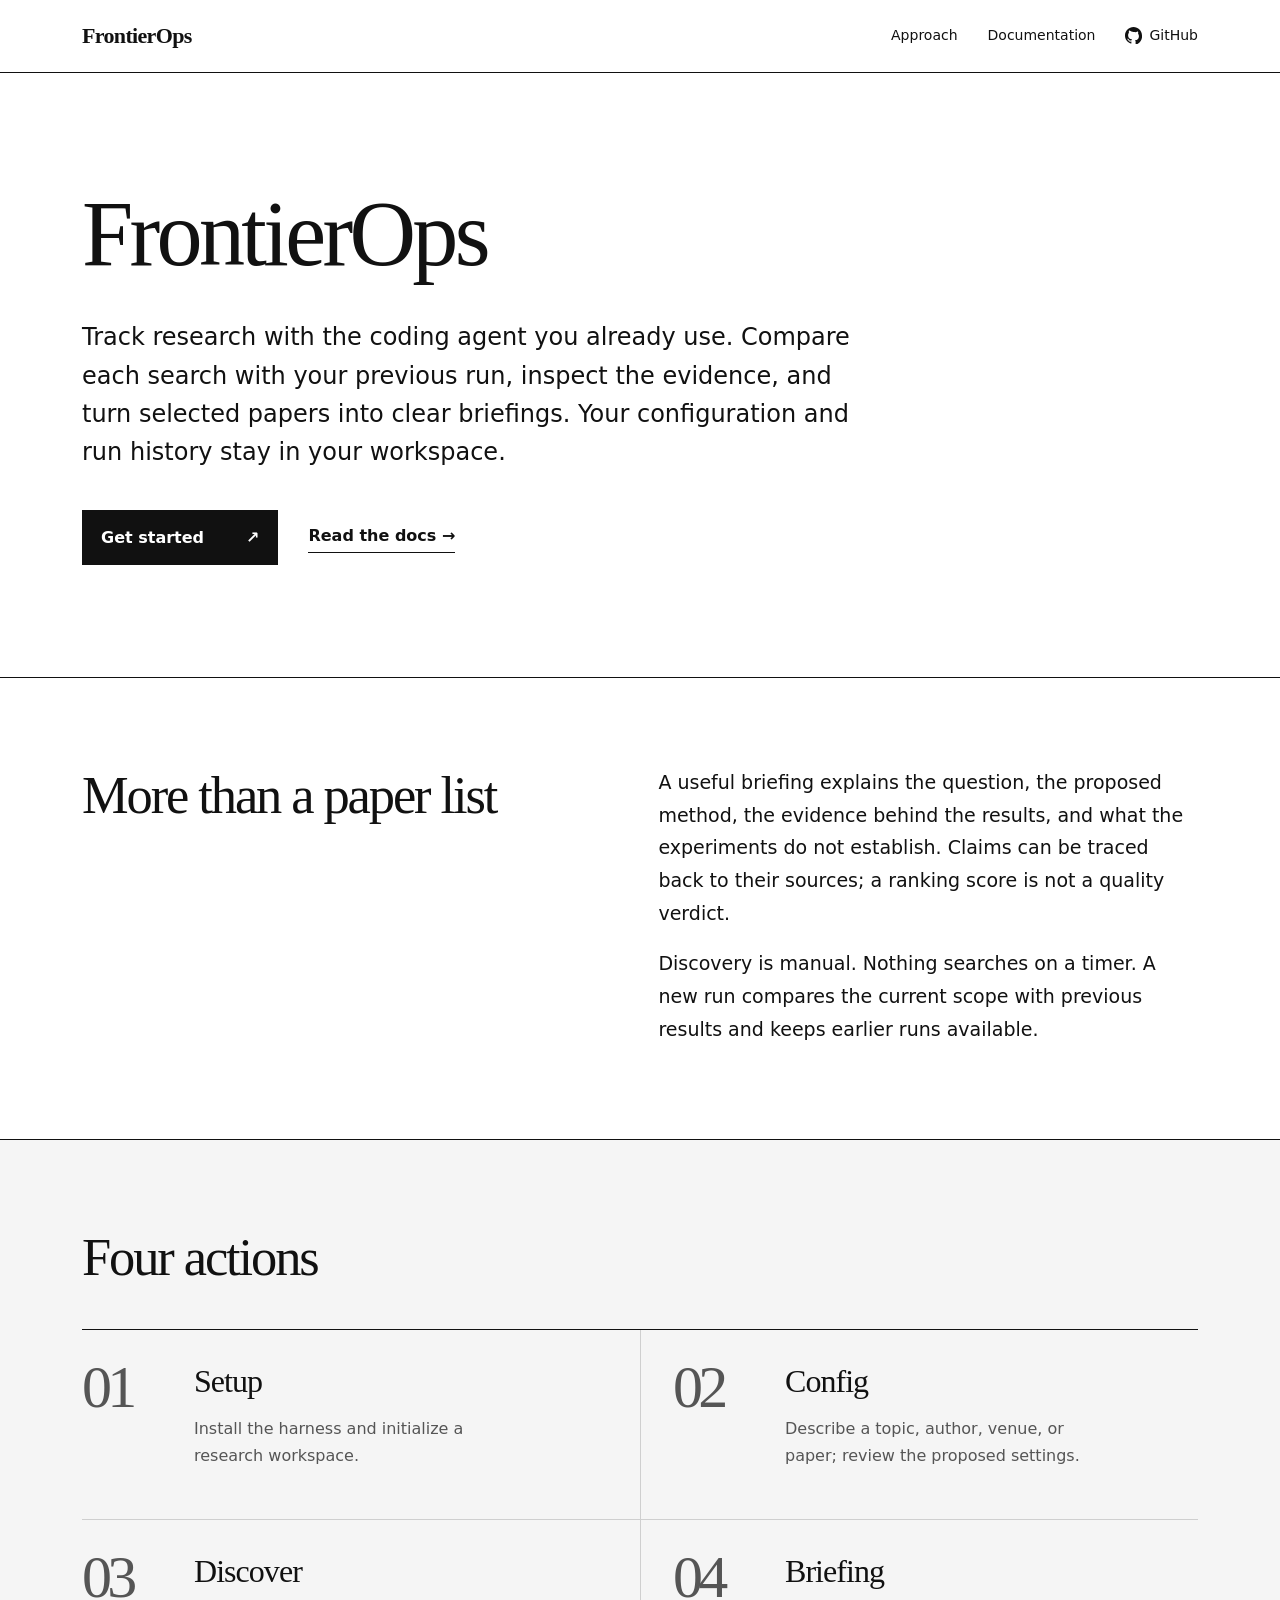
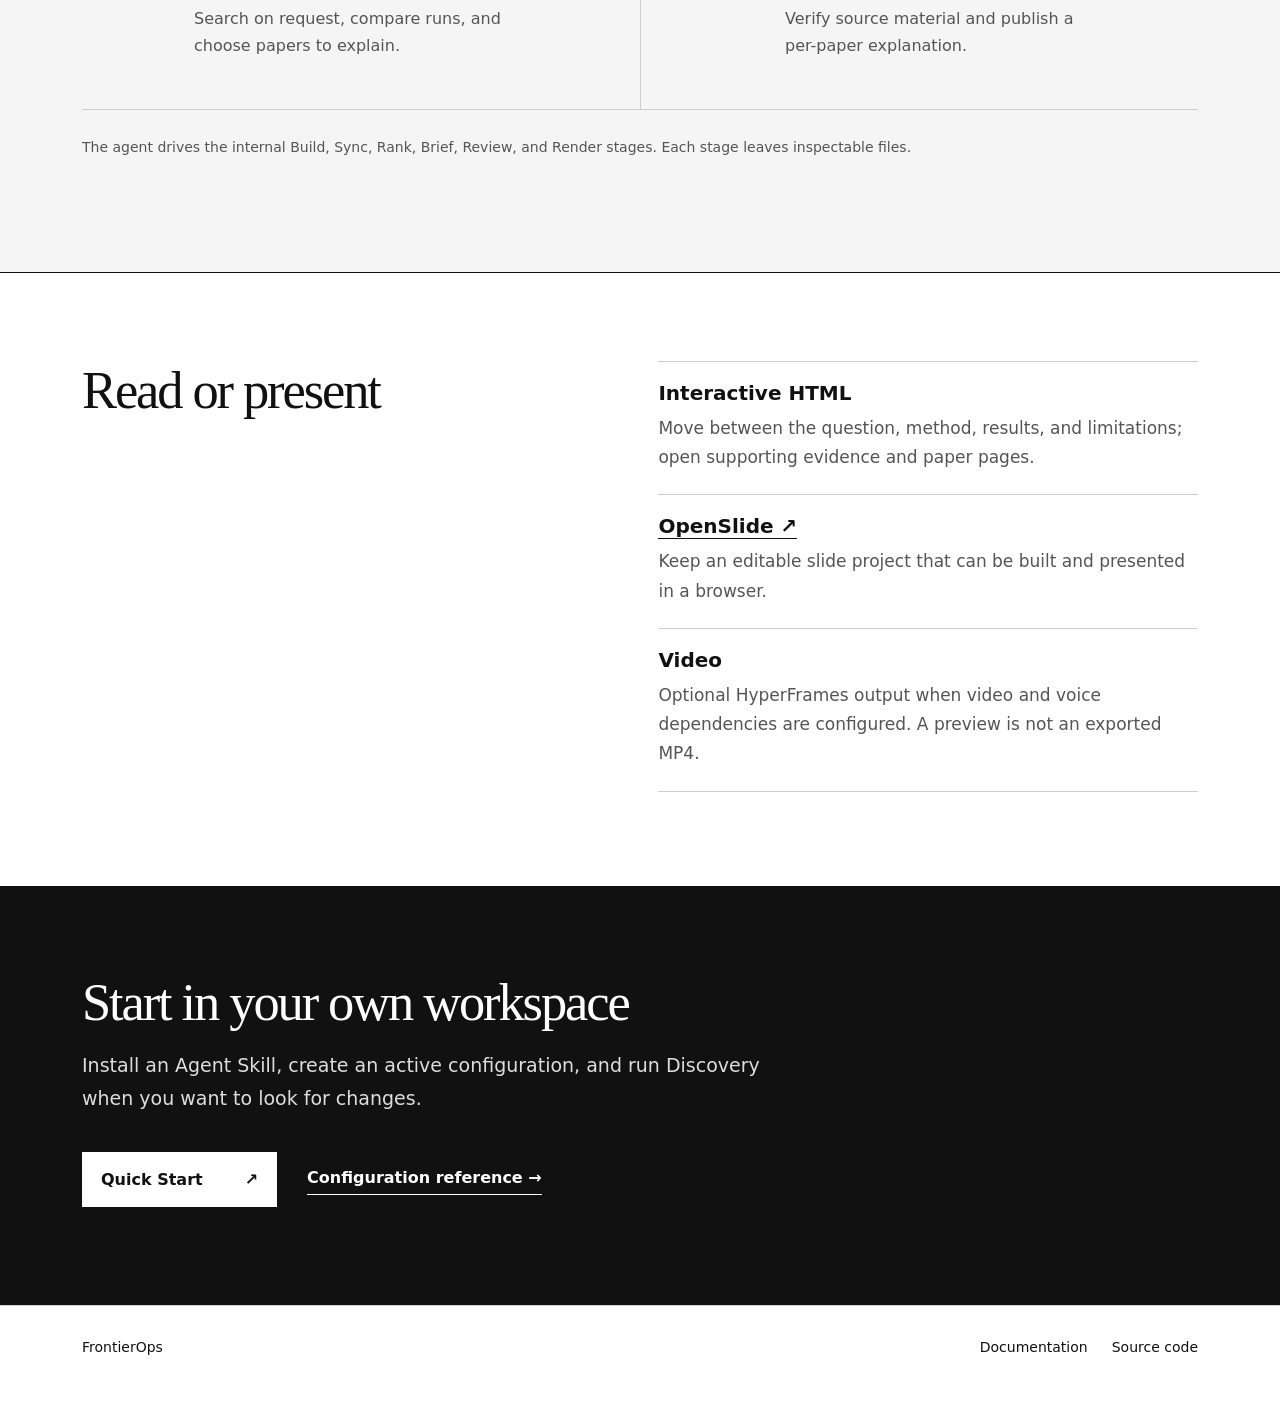
<file: docs/index.html>
<!doctype html>
<html lang="en">
<head>
  <meta charset="utf-8">
  <meta name="viewport" content="width=device-width, initial-scale=1">
  <meta name="description" content="FrontierOps: a local, agent-agnostic harness for tracking and explaining new research papers.">
  <title>FrontierOps — Understand new research</title>
  <link rel="stylesheet" href="site.css">
</head>
<body>
  <header class="site-header">
    <div class="container header-inner">
      <a class="wordmark" href="index.html">FrontierOps</a>
      <nav aria-label="Main navigation">
        <a href="#approach">Approach</a>
        <a href="guide.html">Documentation</a>
        <a class="github-link" href="https://github.com/Yuankai619/FrontierOps"><img src="github.svg" alt="">GitHub</a>
      </nav>
    </div>
  </header>

  <main>
    <section class="hero"><div class="container">
      <h1>FrontierOps</h1>
      <p class="hero-copy">Track research with the coding agent you already use. Compare each search with your previous run, inspect the evidence, and turn selected papers into clear briefings. Your configuration and run history stay in your workspace.</p>
      <div class="actions"><a class="button-primary" href="quick-start.html">Get started <span aria-hidden="true">↗</span></a><a class="plain-link" href="guide.html">Read the docs <span aria-hidden="true">→</span></a></div>
    </div></section>

    <section class="section" id="approach"><div class="container split-section">
      <h2>More than a paper list</h2>
      <div class="section-copy"><p>A useful briefing explains the question, the proposed method, the evidence behind the results, and what the experiments do not establish. Claims can be traced back to their sources; a ranking score is not a quality verdict.</p><p>Discovery is manual. Nothing searches on a timer. A new run compares the current scope with previous results and keeps earlier runs available.</p></div>
    </div></section>

    <section class="section section-tinted"><div class="container">
      <h2>Four actions</h2>
      <ol class="action-list">
        <li><span class="step-number">01</span><div><h3>Setup</h3><p>Install the harness and initialize a research workspace.</p></div></li>
        <li><span class="step-number">02</span><div><h3>Config</h3><p>Describe a topic, author, venue, or paper; review the proposed settings.</p></div></li>
        <li><span class="step-number">03</span><div><h3>Discover</h3><p>Search on request, compare runs, and choose papers to explain.</p></div></li>
        <li><span class="step-number">04</span><div><h3>Briefing</h3><p>Verify source material and publish a per-paper explanation.</p></div></li>
      </ol>
      <p class="section-note">The agent drives the internal Build, Sync, Rank, Brief, Review, and Render stages. Each stage leaves inspectable files.</p>
    </div></section>

    <section class="section"><div class="container split-section">
      <h2>Read or present</h2>
      <div class="section-copy">
        <div class="output-row"><h3>Interactive HTML</h3><p>Move between the question, method, results, and limitations; open supporting evidence and paper pages.</p></div>
        <div class="output-row"><h3><a href="https://github.com/open-slide/open-slide">OpenSlide <span aria-hidden="true">↗</span></a></h3><p>Keep an editable slide project that can be built and presented in a browser.</p></div>
        <div class="output-row"><h3>Video</h3><p>Optional HyperFrames output when video and voice dependencies are configured. A preview is not an exported MP4.</p></div>
      </div>
    </div></section>

    <section class="closing"><div class="container">
      <h2>Start in your own workspace</h2>
      <p>Install an Agent Skill, create an active configuration, and run Discovery when you want to look for changes.</p>
      <div class="actions"><a class="button-primary" href="quick-start.html">Quick Start <span aria-hidden="true">↗</span></a><a class="plain-link" href="configuration.html">Configuration reference <span aria-hidden="true">→</span></a></div>
    </div></section>
  </main>

  <footer class="site-footer"><div class="container footer-inner"><span>FrontierOps</span><div><a href="guide.html">Documentation</a><a href="https://github.com/Yuankai619/FrontierOps">Source code</a></div></div></footer>
</body>
</html>
</file>
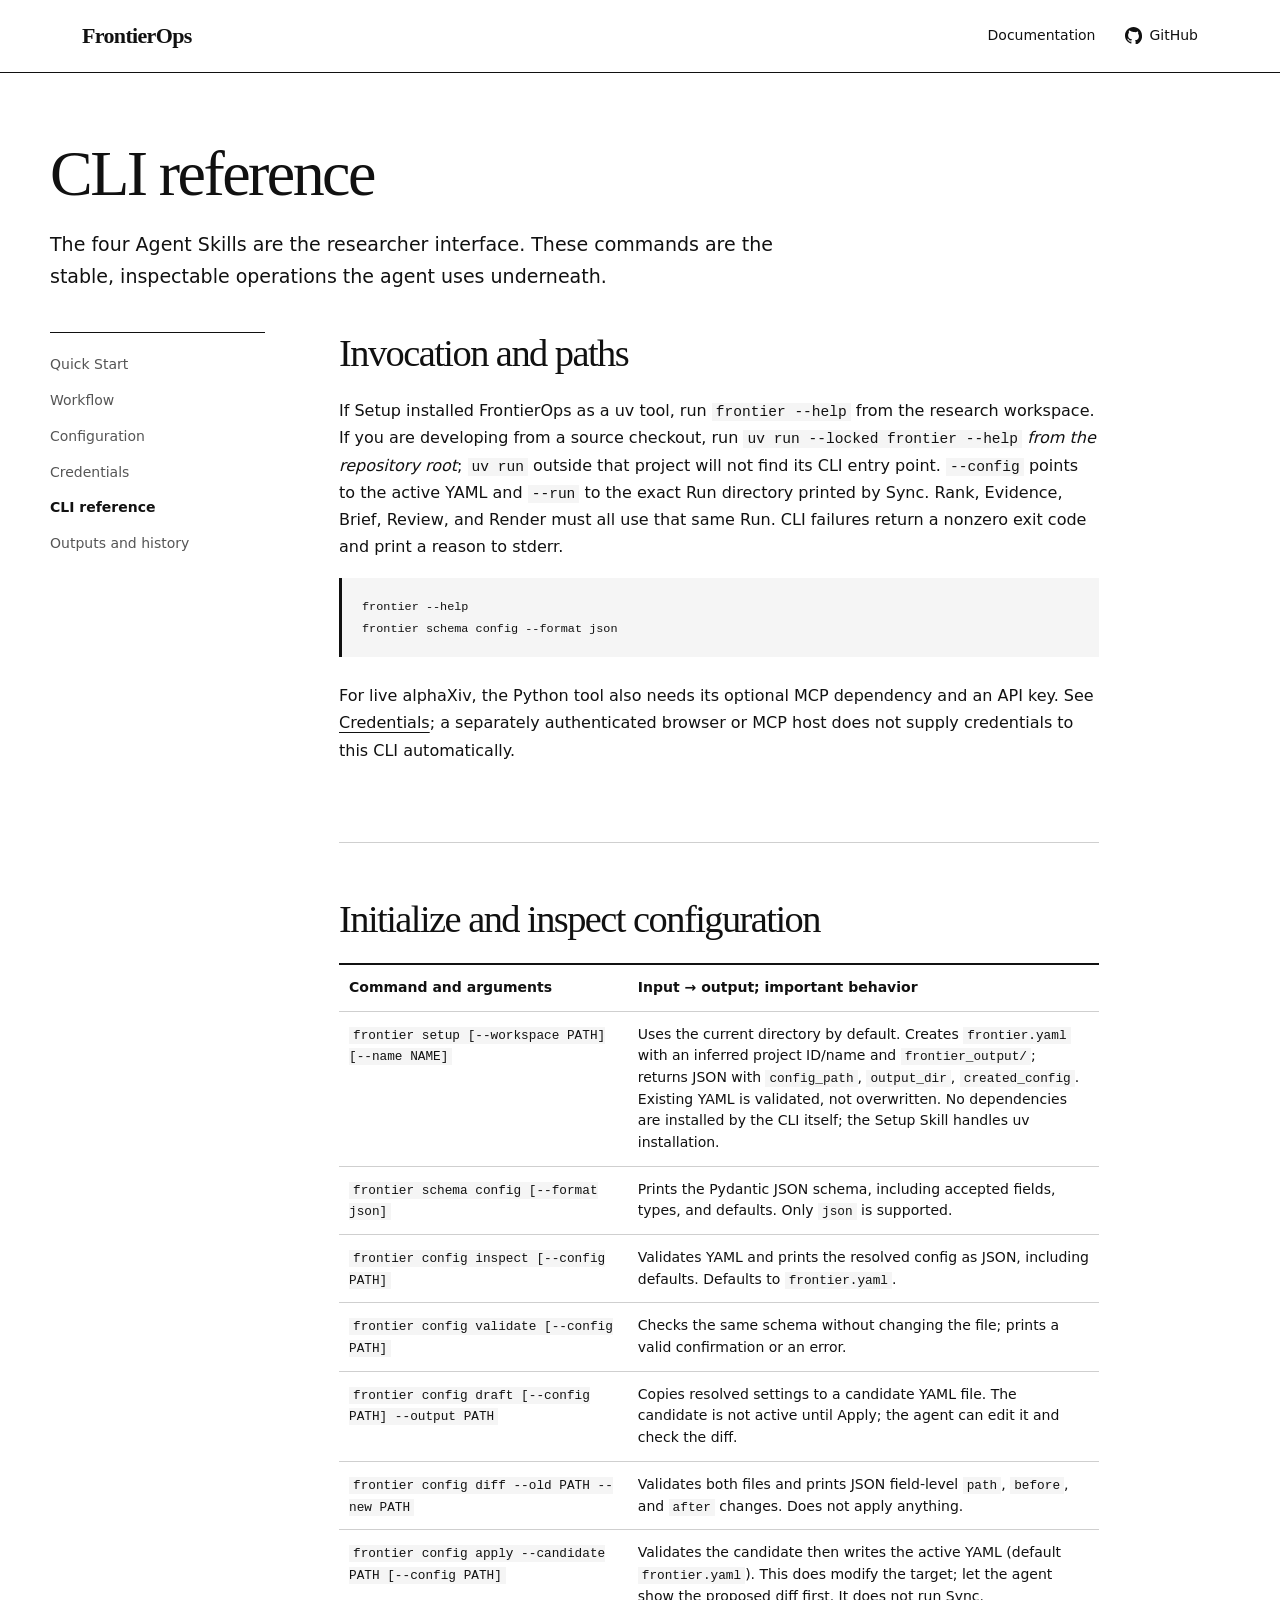
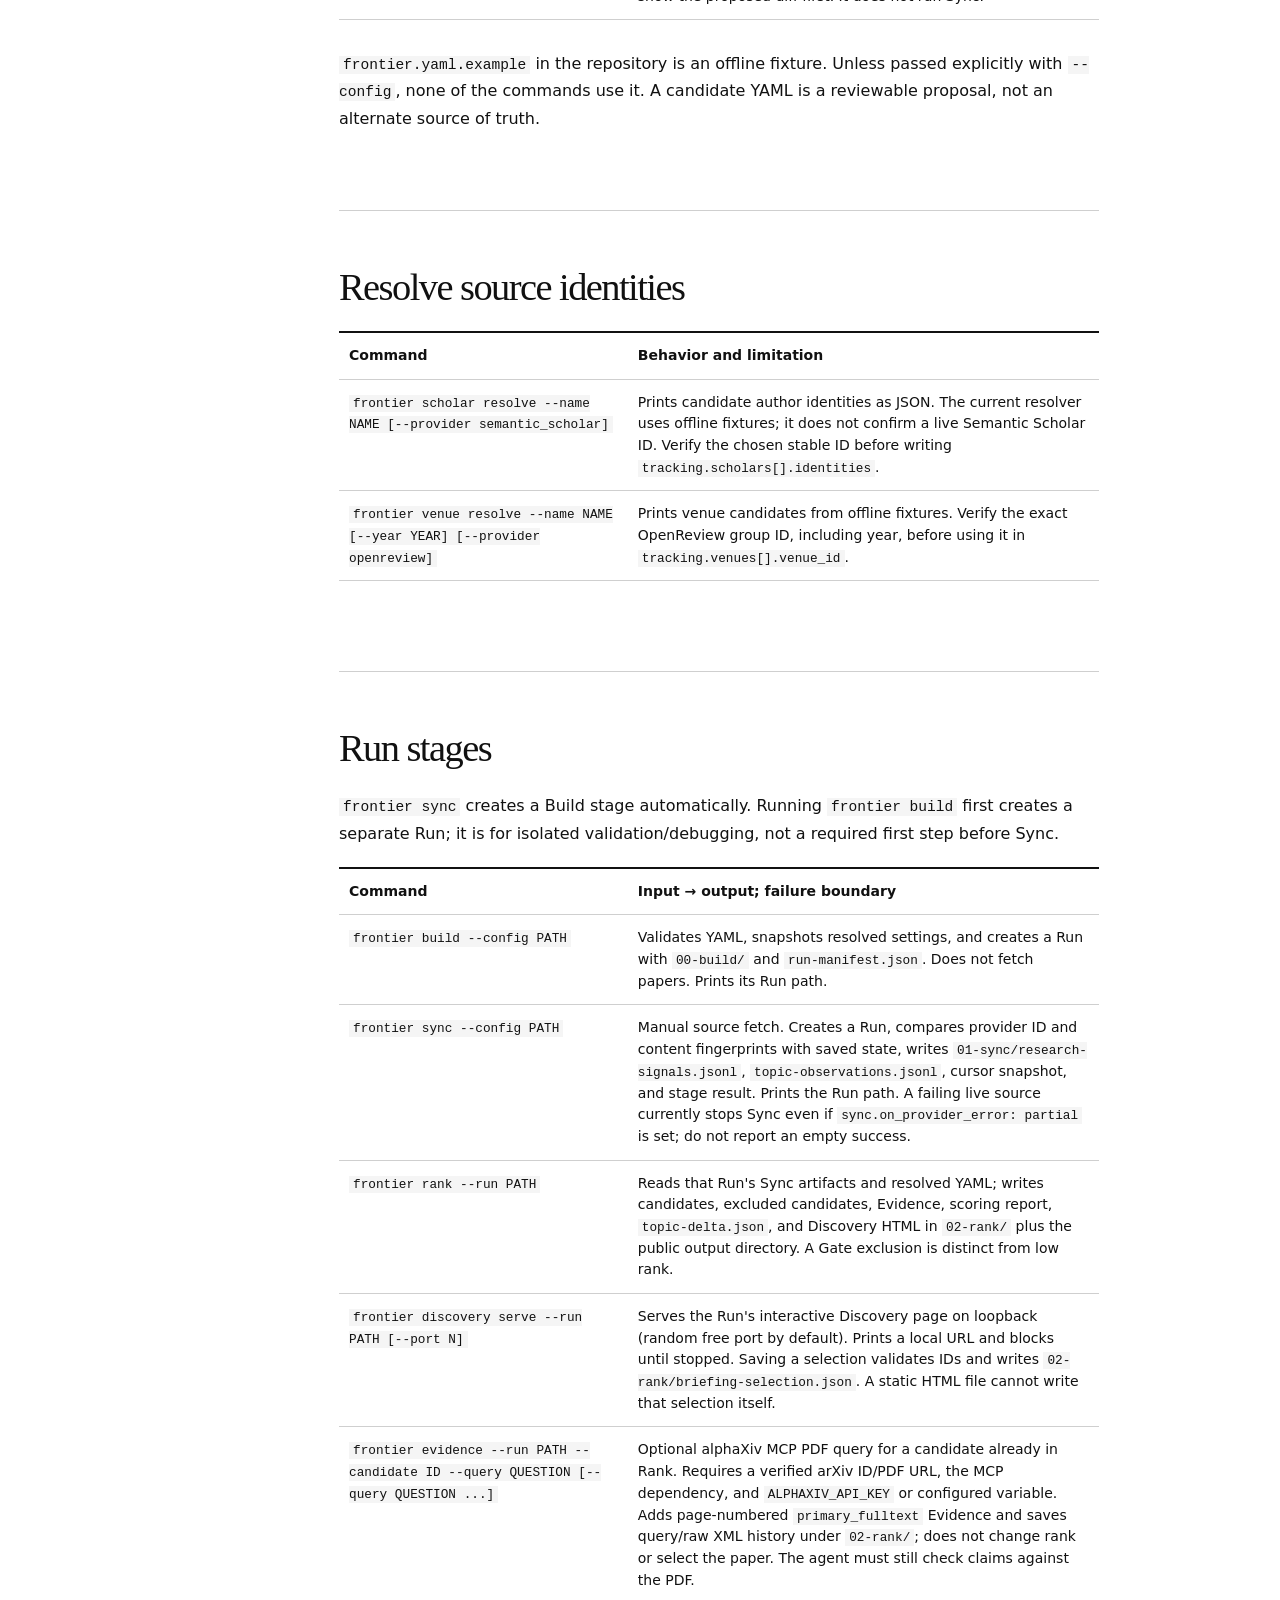
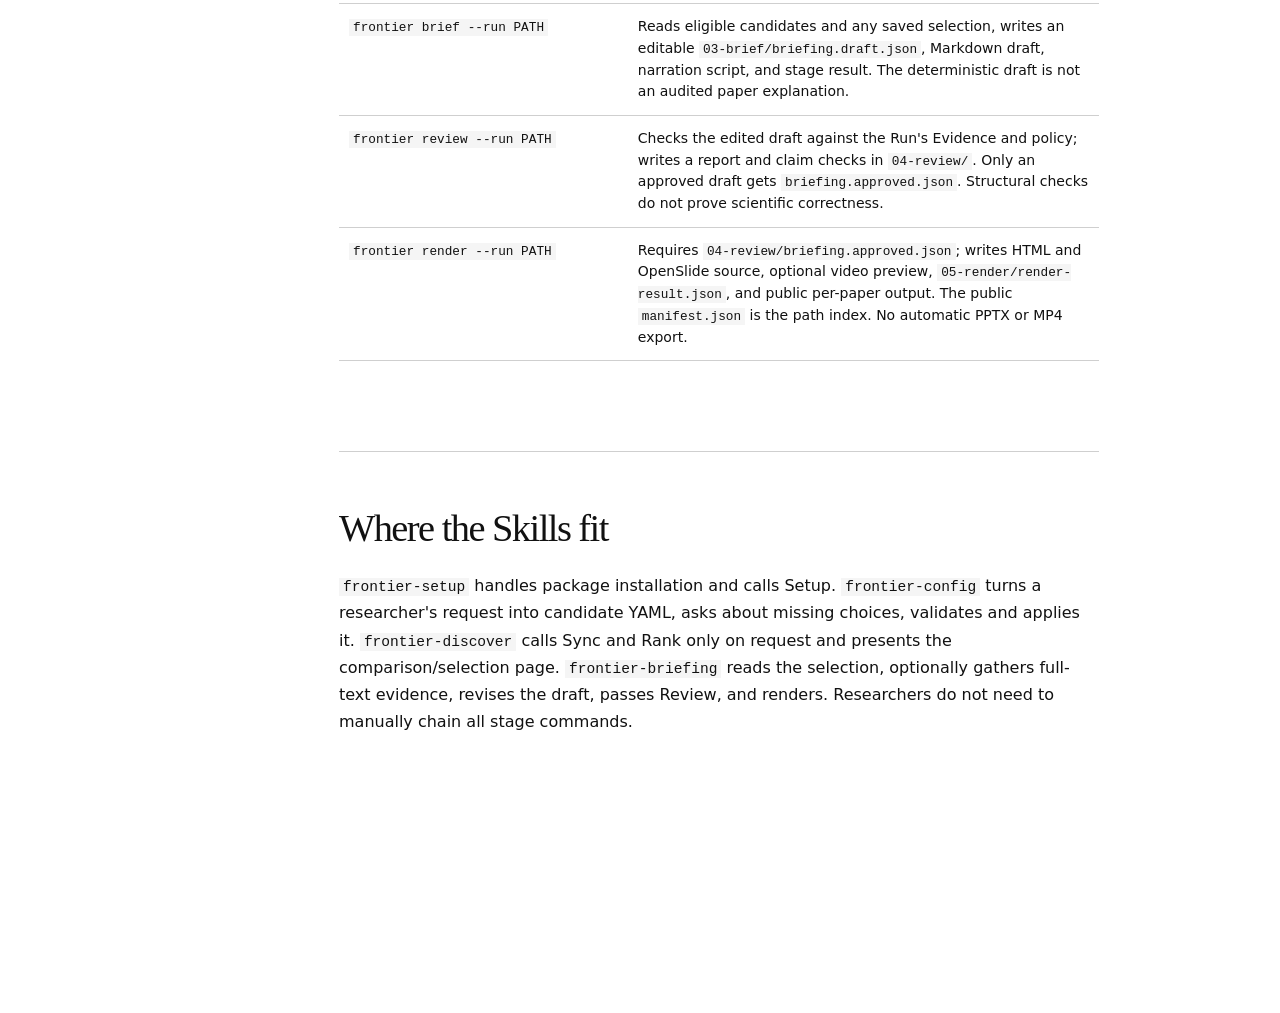
<file: docs/commands.html>
<!doctype html>
<html lang="en"><head><meta charset="utf-8"><meta name="viewport" content="width=device-width,initial-scale=1"><title>CLI reference — FrontierOps</title><link rel="stylesheet" href="site.css"></head><body>
<header class="site-header"><div class="container header-inner"><a class="wordmark" href="index.html">FrontierOps</a><nav><a href="guide.html">Documentation</a><a class="github-link" href="https://github.com/Yuankai619/FrontierOps"><img src="github.svg" alt="">GitHub</a></nav></div></header>
<main class="container doc-page"><h1>CLI reference</h1><p class="lead">The four Agent Skills are the researcher interface. These commands are the stable, inspectable operations the agent uses underneath.</p>
<div class="docs-layout"><nav class="docs-nav" aria-label="Documentation pages"><a href="quick-start.html">Quick Start</a><a href="steps.html">Workflow</a><a href="configuration.html">Configuration</a><a href="credentials.html">Credentials</a><a href="commands.html" aria-current="page">CLI reference</a><a href="outputs.html">Outputs and history</a></nav><article class="docs-main">
<section id="invocation"><h2>Invocation and paths</h2><p>If Setup installed FrontierOps as a uv tool, run <code>frontier --help</code> from the research workspace. If you are developing from a source checkout, run <code>uv run --locked frontier --help</code> <em>from the repository root</em>; <code>uv run</code> outside that project will not find its CLI entry point. <code>--config</code> points to the active YAML and <code>--run</code> to the exact Run directory printed by Sync. Rank, Evidence, Brief, Review, and Render must all use that same Run. CLI failures return a nonzero exit code and print a reason to stderr.</p><pre><code>frontier --help
frontier schema config --format json</code></pre><p>For live alphaXiv, the Python tool also needs its optional MCP dependency and an API key. See <a href="credentials.html">Credentials</a>; a separately authenticated browser or MCP host does not supply credentials to this CLI automatically.</p></section>

<section id="setup"><h2>Initialize and inspect configuration</h2><table><thead><tr><th>Command and arguments</th><th>Input → output; important behavior</th></tr></thead><tbody>
<tr><td><code>frontier setup [--workspace PATH] [--name NAME]</code></td><td>Uses the current directory by default. Creates <code>frontier.yaml</code> with an inferred project ID/name and <code>frontier_output/</code>; returns JSON with <code>config_path</code>, <code>output_dir</code>, <code>created_config</code>. Existing YAML is validated, not overwritten. No dependencies are installed by the CLI itself; the Setup Skill handles uv installation.</td></tr>
<tr><td><code>frontier schema config [--format json]</code></td><td>Prints the Pydantic JSON schema, including accepted fields, types, and defaults. Only <code>json</code> is supported.</td></tr>
<tr><td><code>frontier config inspect [--config PATH]</code></td><td>Validates YAML and prints the resolved config as JSON, including defaults. Defaults to <code>frontier.yaml</code>.</td></tr>
<tr><td><code>frontier config validate [--config PATH]</code></td><td>Checks the same schema without changing the file; prints a valid confirmation or an error.</td></tr>
<tr><td><code>frontier config draft [--config PATH] --output PATH</code></td><td>Copies resolved settings to a candidate YAML file. The candidate is not active until Apply; the agent can edit it and check the diff.</td></tr>
<tr><td><code>frontier config diff --old PATH --new PATH</code></td><td>Validates both files and prints JSON field-level <code>path</code>, <code>before</code>, and <code>after</code> changes. Does not apply anything.</td></tr>
<tr><td><code>frontier config apply --candidate PATH [--config PATH]</code></td><td>Validates the candidate then writes the active YAML (default <code>frontier.yaml</code>). This does modify the target; let the agent show the proposed diff first. It does not run Sync.</td></tr>
</tbody></table><p><code>frontier.yaml.example</code> in the repository is an offline fixture. Unless passed explicitly with <code>--config</code>, none of the commands use it. A candidate YAML is a reviewable proposal, not an alternate source of truth.</p></section>

<section id="resolve"><h2>Resolve source identities</h2><table><thead><tr><th>Command</th><th>Behavior and limitation</th></tr></thead><tbody>
<tr><td><code>frontier scholar resolve --name NAME [--provider semantic_scholar]</code></td><td>Prints candidate author identities as JSON. The current resolver uses offline fixtures; it does not confirm a live Semantic Scholar ID. Verify the chosen stable ID before writing <code>tracking.scholars[].identities</code>.</td></tr>
<tr><td><code>frontier venue resolve --name NAME [--year YEAR] [--provider openreview]</code></td><td>Prints venue candidates from offline fixtures. Verify the exact OpenReview group ID, including year, before using it in <code>tracking.venues[].venue_id</code>.</td></tr>
</tbody></table></section>

<section id="pipeline"><h2>Run stages</h2><p><code>frontier sync</code> creates a Build stage automatically. Running <code>frontier build</code> first creates a separate Run; it is for isolated validation/debugging, not a required first step before Sync.</p><table><thead><tr><th>Command</th><th>Input → output; failure boundary</th></tr></thead><tbody>
<tr><td><code>frontier build --config PATH</code></td><td>Validates YAML, snapshots resolved settings, and creates a Run with <code>00-build/</code> and <code>run-manifest.json</code>. Does not fetch papers. Prints its Run path.</td></tr>
<tr><td><code>frontier sync --config PATH</code></td><td>Manual source fetch. Creates a Run, compares provider ID and content fingerprints with saved state, writes <code>01-sync/research-signals.jsonl</code>, <code>topic-observations.jsonl</code>, cursor snapshot, and stage result. Prints the Run path. A failing live source currently stops Sync even if <code>sync.on_provider_error: partial</code> is set; do not report an empty success.</td></tr>
<tr><td><code>frontier rank --run PATH</code></td><td>Reads that Run's Sync artifacts and resolved YAML; writes candidates, excluded candidates, Evidence, scoring report, <code>topic-delta.json</code>, and Discovery HTML in <code>02-rank/</code> plus the public output directory. A Gate exclusion is distinct from low rank.</td></tr>
<tr><td><code>frontier discovery serve --run PATH [--port N]</code></td><td>Serves the Run's interactive Discovery page on loopback (random free port by default). Prints a local URL and blocks until stopped. Saving a selection validates IDs and writes <code>02-rank/briefing-selection.json</code>. A static HTML file cannot write that selection itself.</td></tr>
<tr><td><code>frontier evidence --run PATH --candidate ID --query QUESTION [--query QUESTION ...]</code></td><td>Optional alphaXiv MCP PDF query for a candidate already in Rank. Requires a verified arXiv ID/PDF URL, the MCP dependency, and <code>ALPHAXIV_API_KEY</code> or configured variable. Adds page-numbered <code>primary_fulltext</code> Evidence and saves query/raw XML history under <code>02-rank/</code>; does not change rank or select the paper. The agent must still check claims against the PDF.</td></tr>
<tr><td><code>frontier brief --run PATH</code></td><td>Reads eligible candidates and any saved selection, writes an editable <code>03-brief/briefing.draft.json</code>, Markdown draft, narration script, and stage result. The deterministic draft is not an audited paper explanation.</td></tr>
<tr><td><code>frontier review --run PATH</code></td><td>Checks the edited draft against the Run's Evidence and policy; writes a report and claim checks in <code>04-review/</code>. Only an approved draft gets <code>briefing.approved.json</code>. Structural checks do not prove scientific correctness.</td></tr>
<tr><td><code>frontier render --run PATH</code></td><td>Requires <code>04-review/briefing.approved.json</code>; writes HTML and OpenSlide source, optional video preview, <code>05-render/render-result.json</code>, and public per-paper output. The public <code>manifest.json</code> is the path index. No automatic PPTX or MP4 export.</td></tr>
</tbody></table></section>

<section id="agent"><h2>Where the Skills fit</h2><p><code>frontier-setup</code> handles package installation and calls Setup. <code>frontier-config</code> turns a researcher's request into candidate YAML, asks about missing choices, validates and applies it. <code>frontier-discover</code> calls Sync and Rank only on request and presents the comparison/selection page. <code>frontier-briefing</code> reads the selection, optionally gathers full-text evidence, revises the draft, passes Review, and renders. Researchers do not need to manually chain all stage commands.</p></section>
</article></div></main></body></html>
</file>
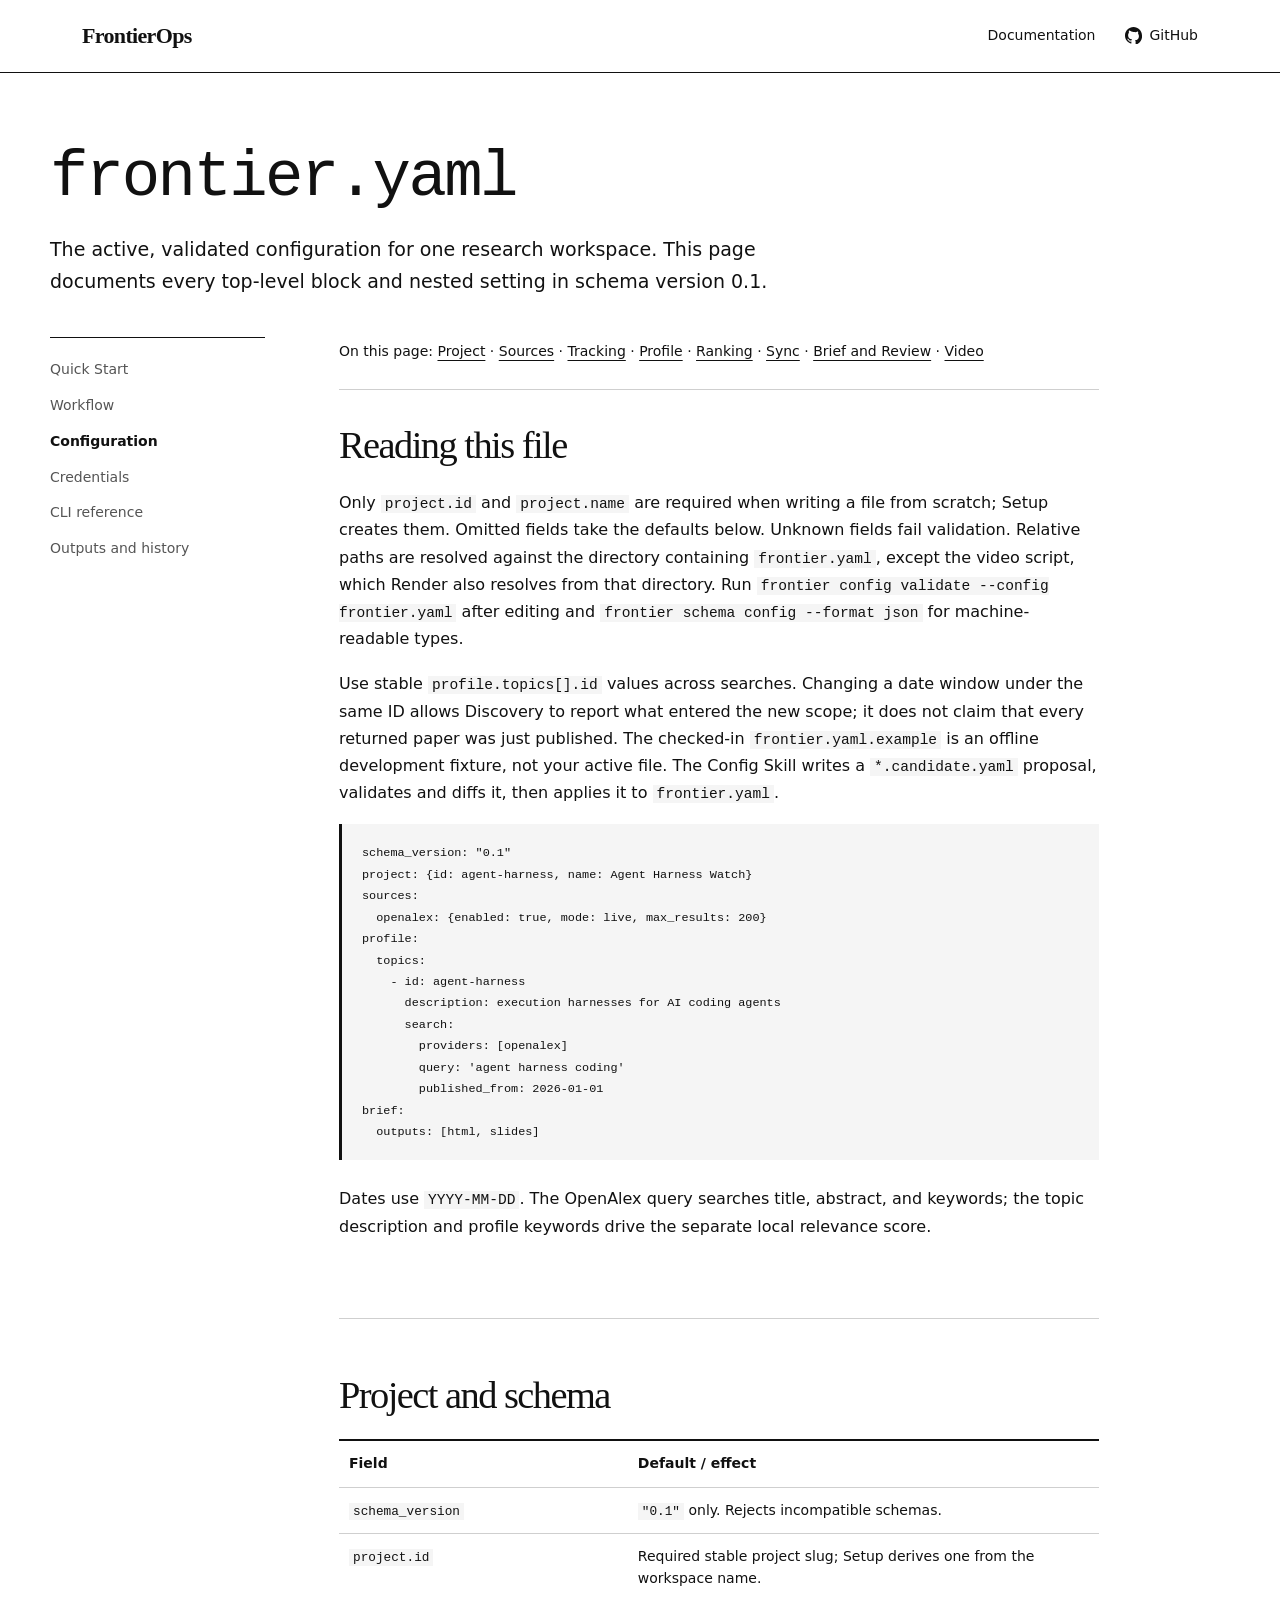
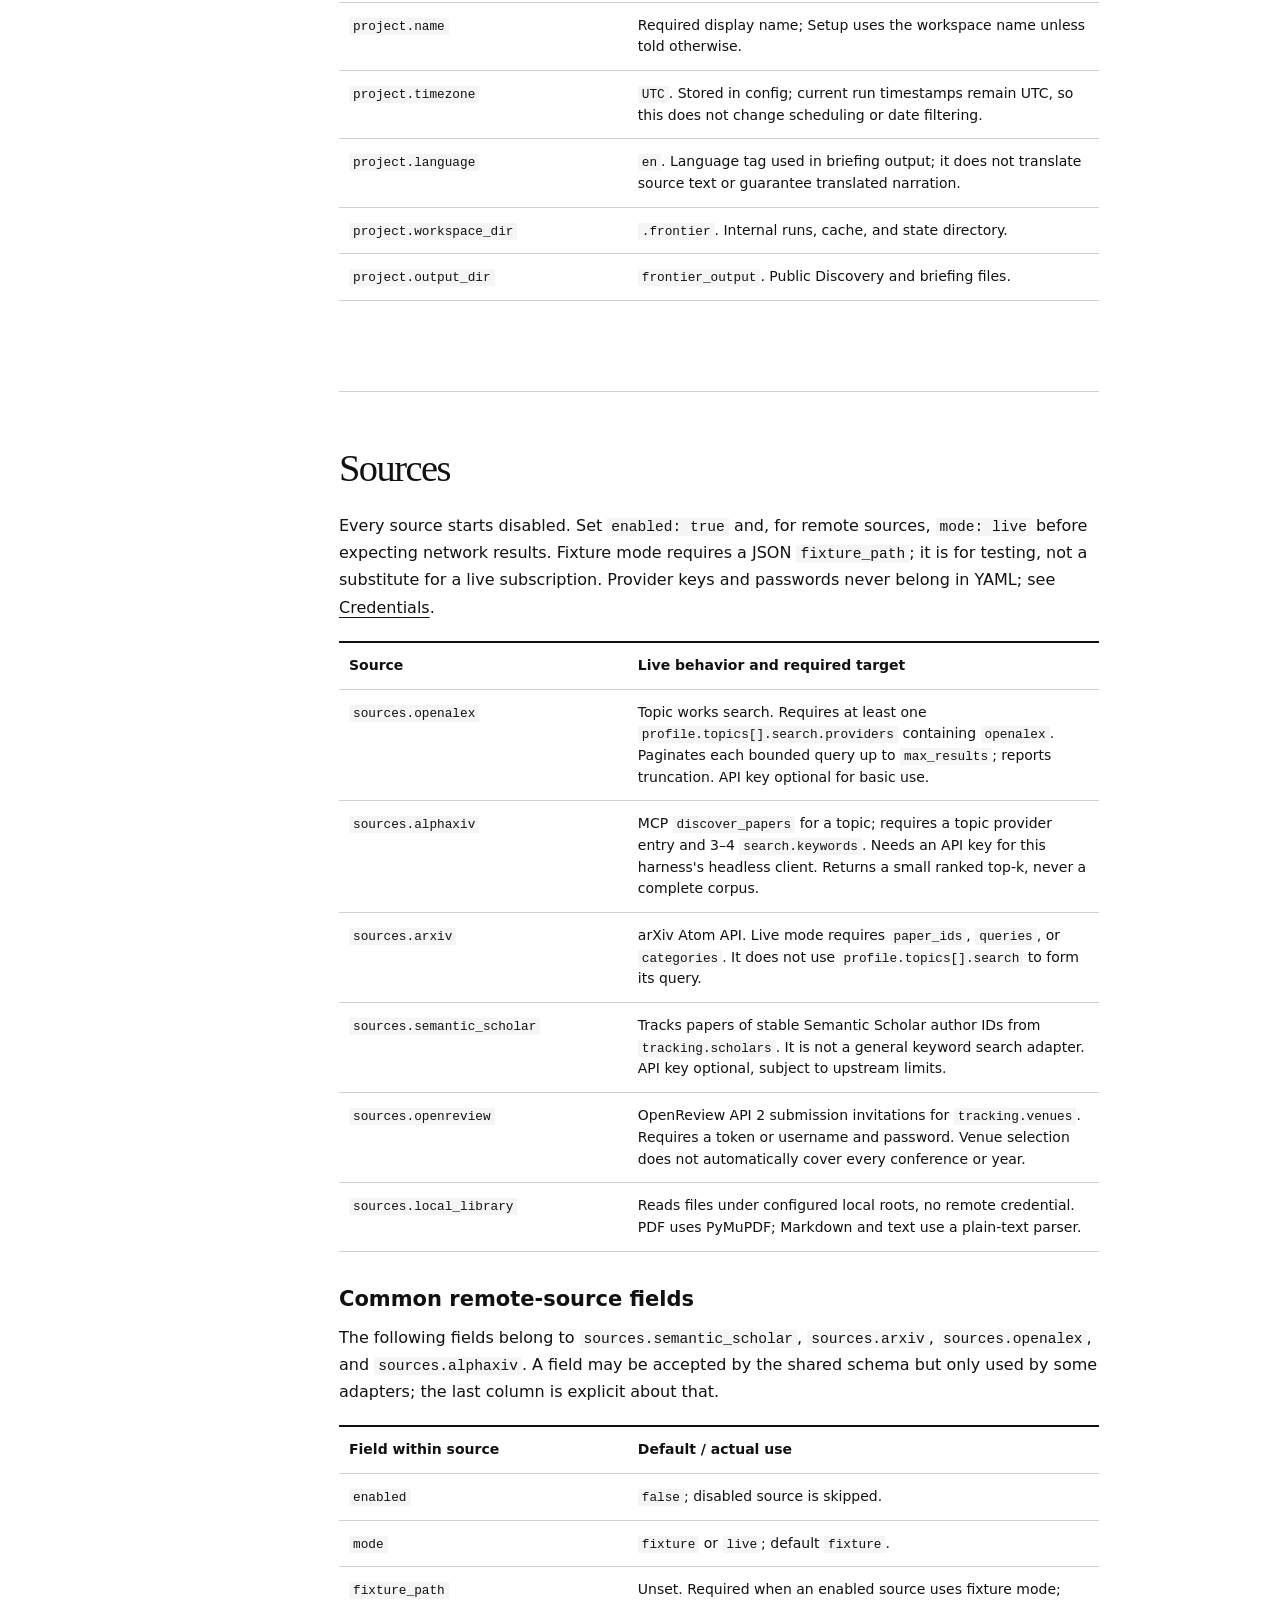
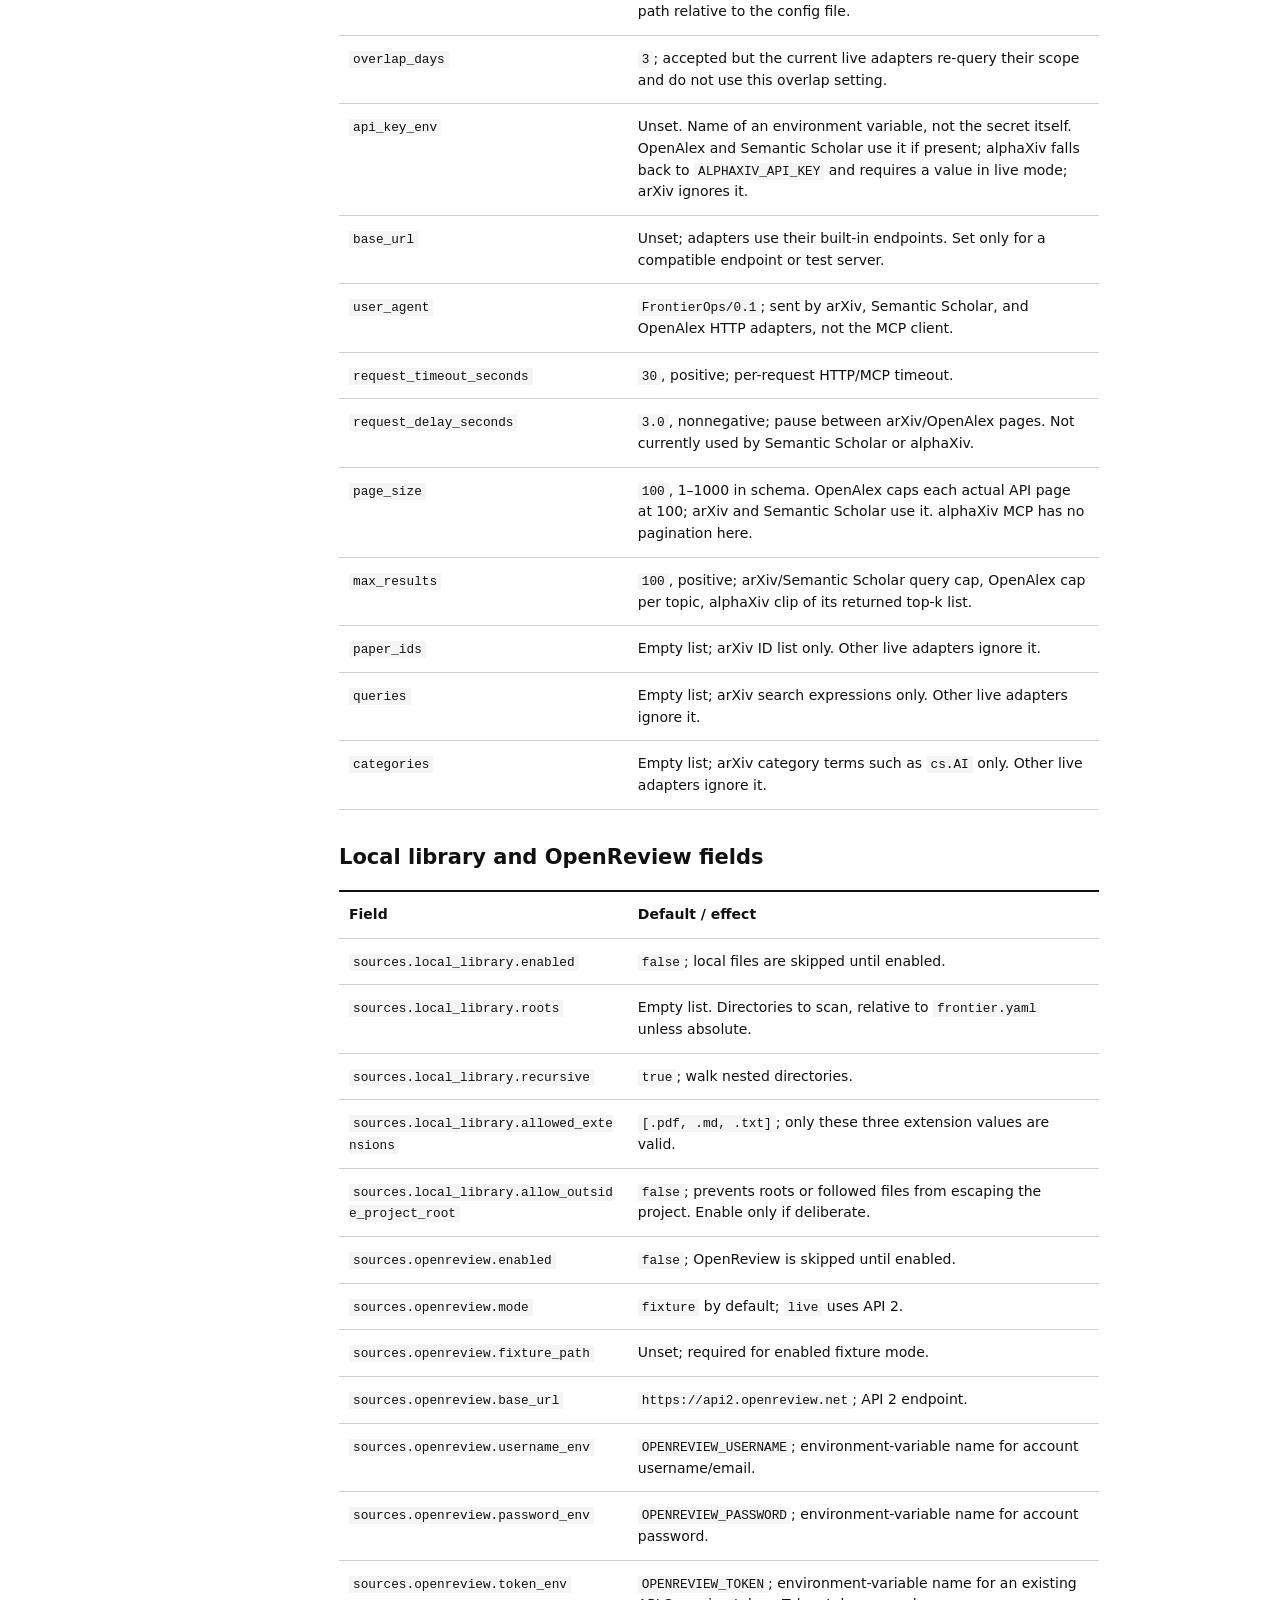
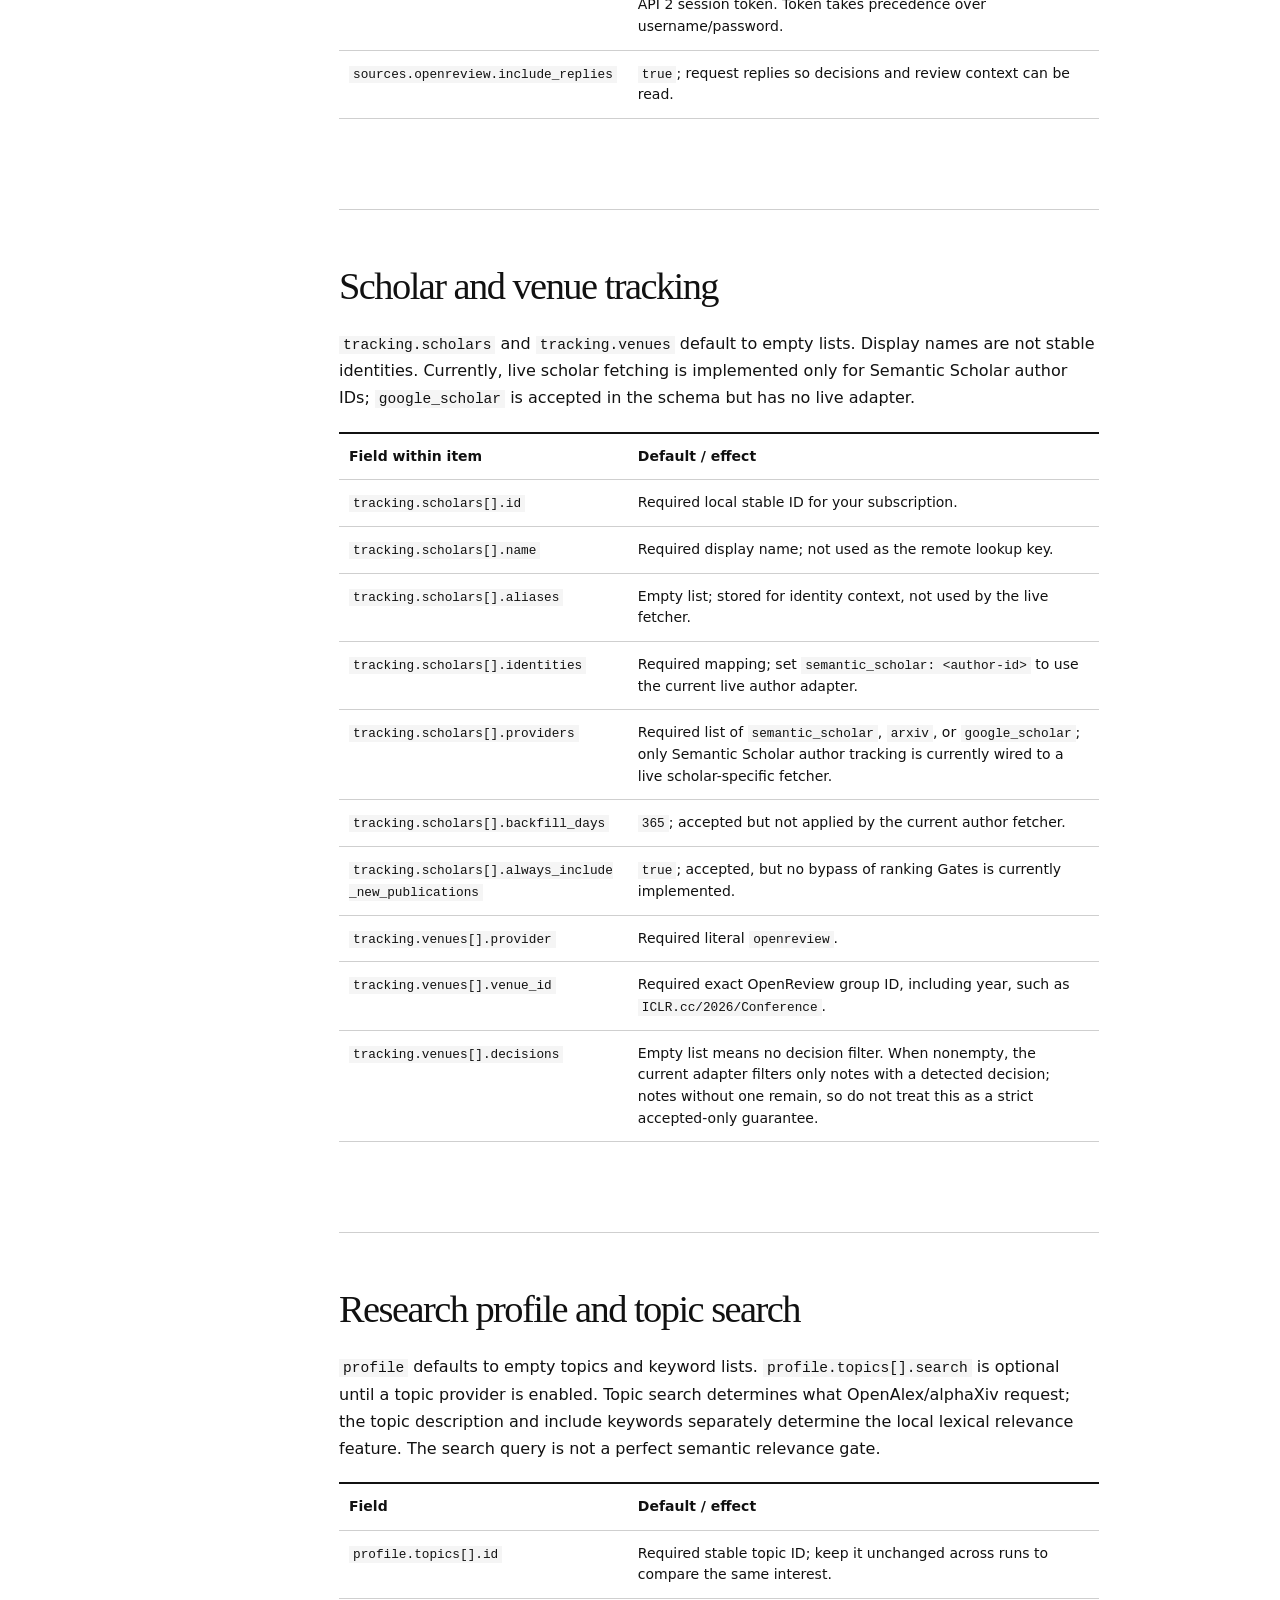
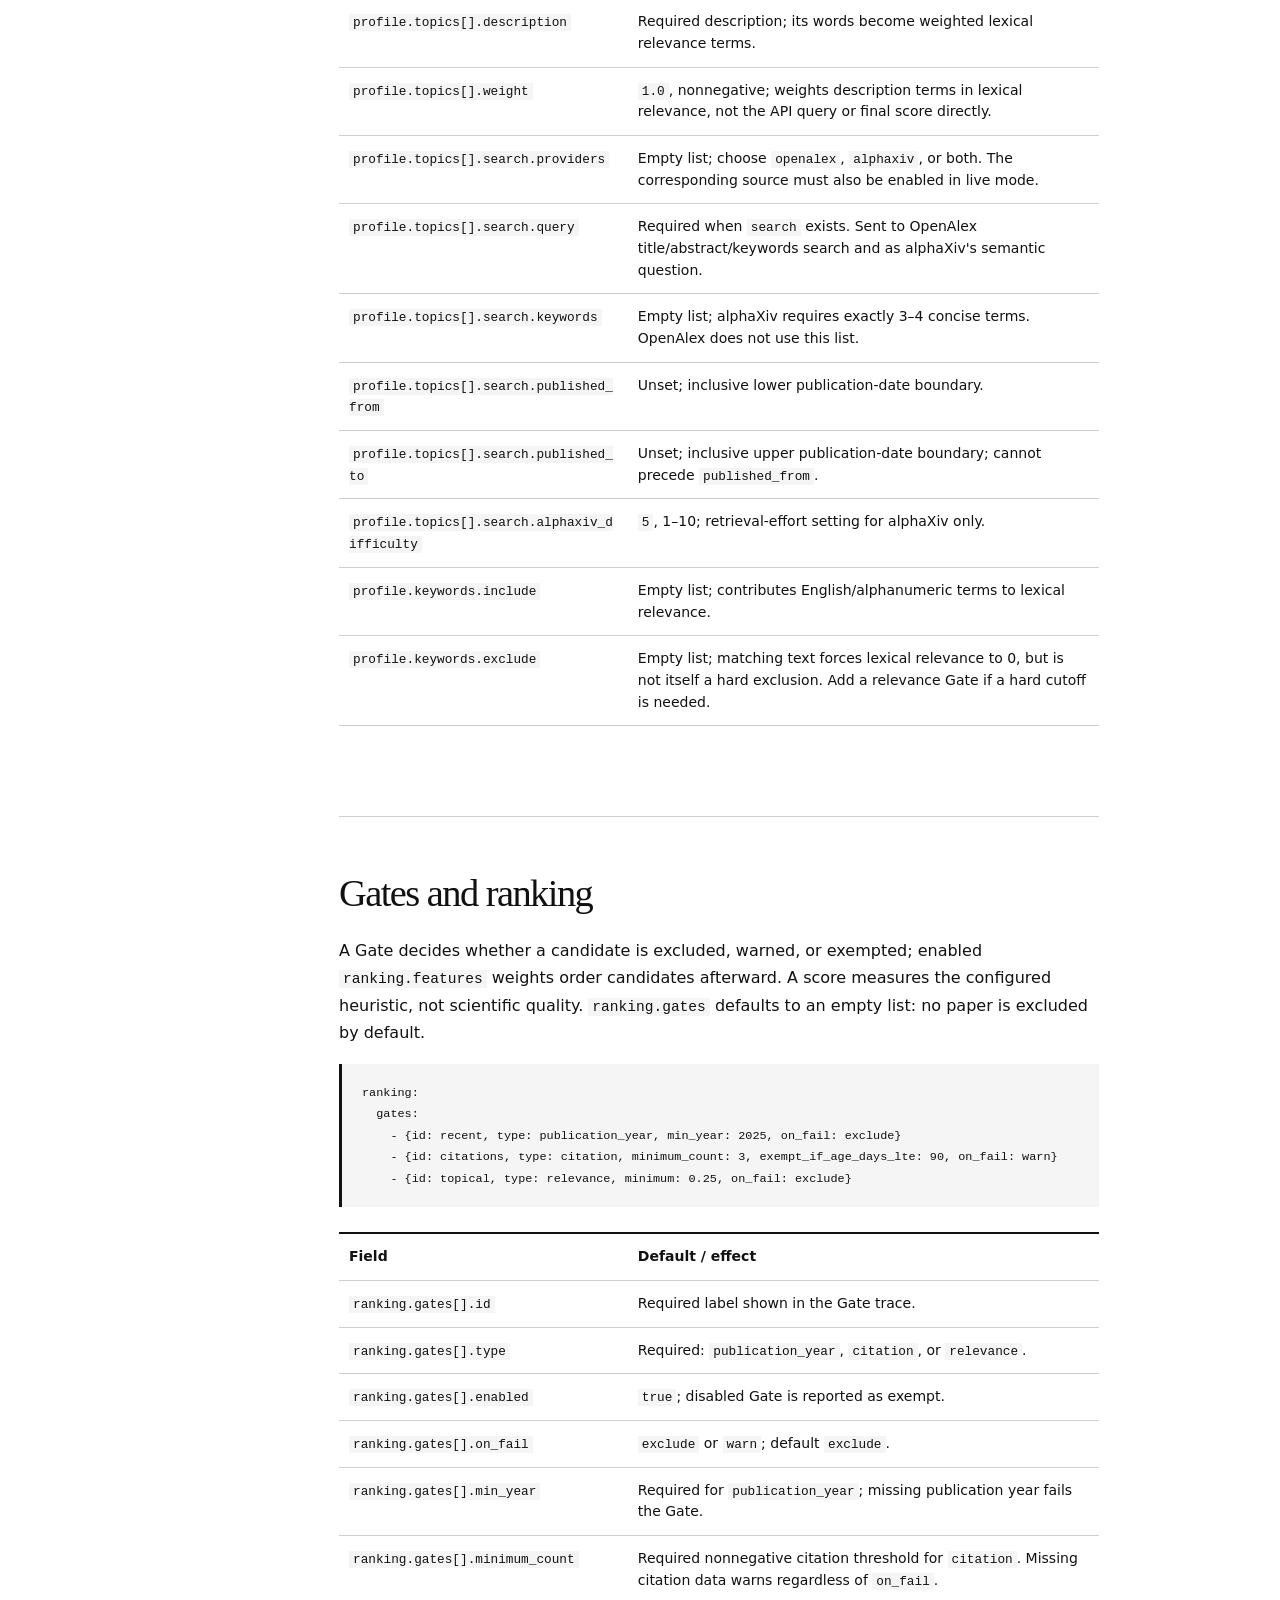
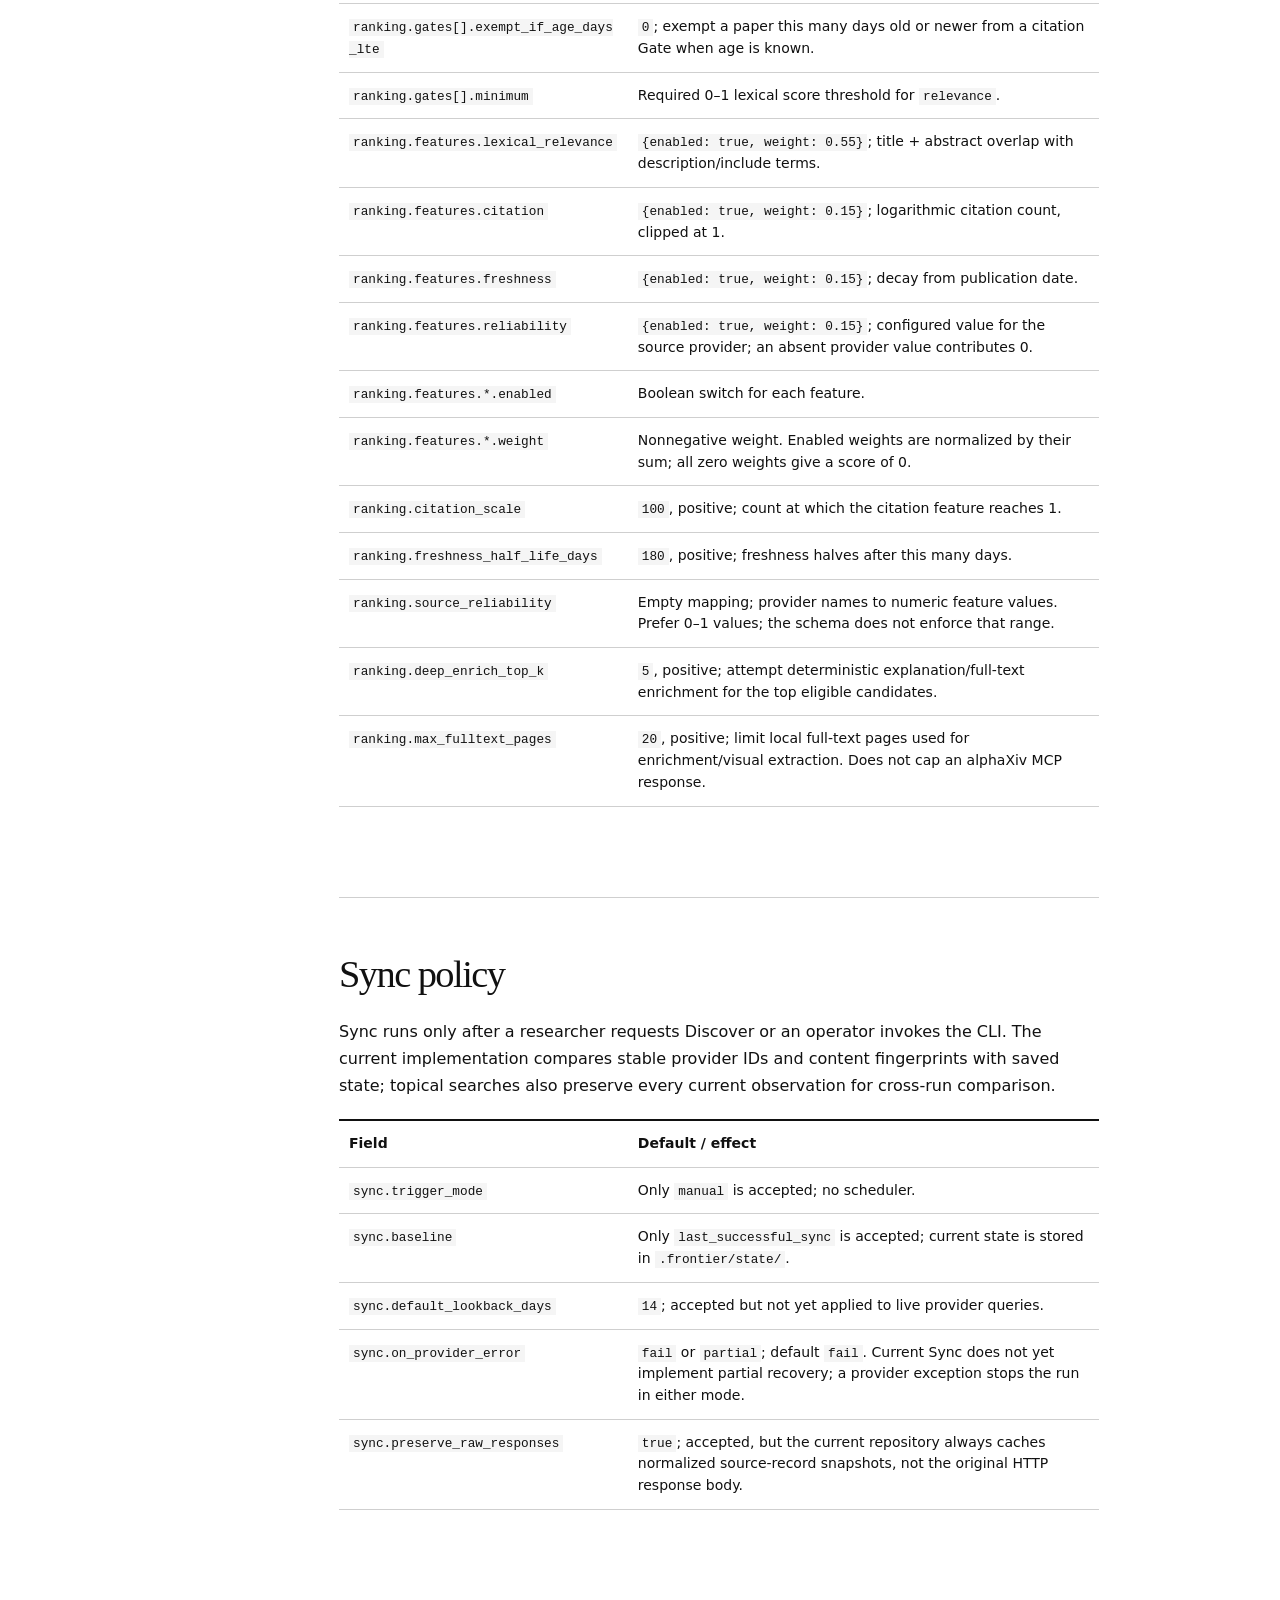
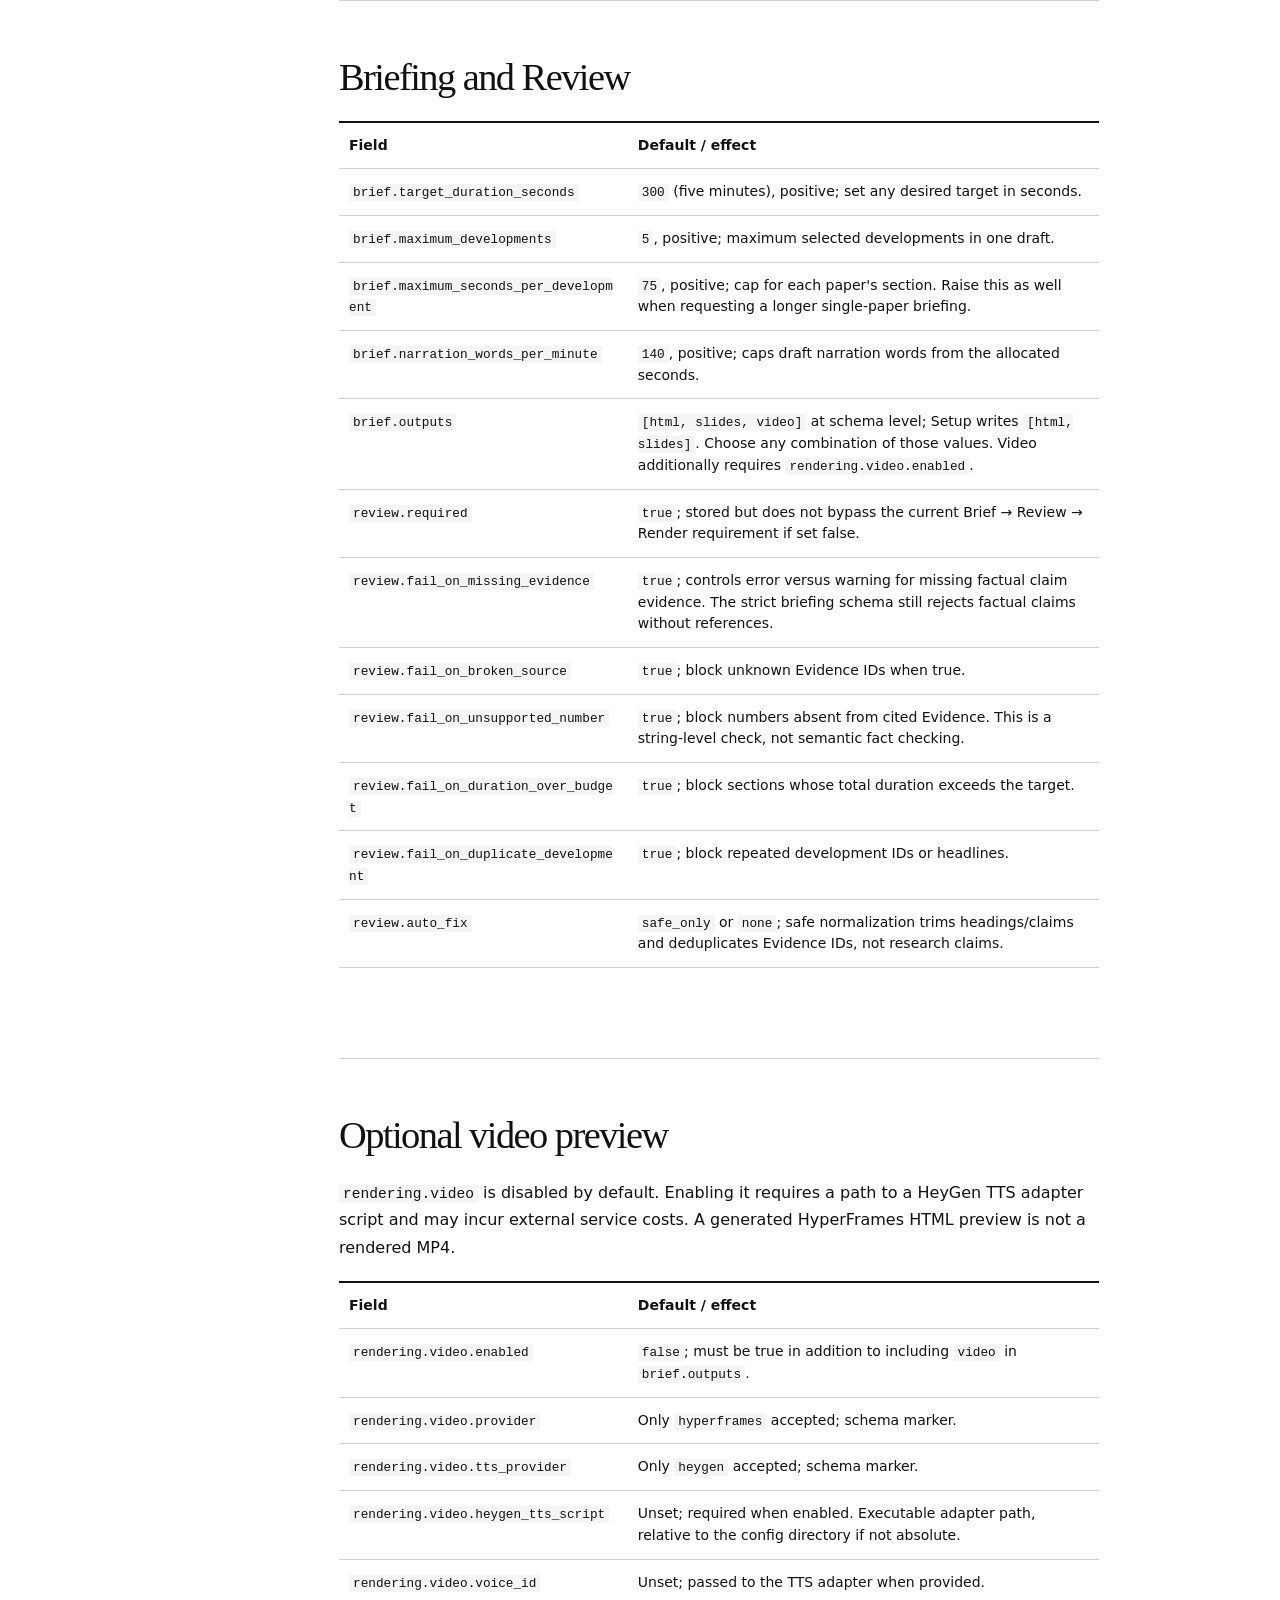
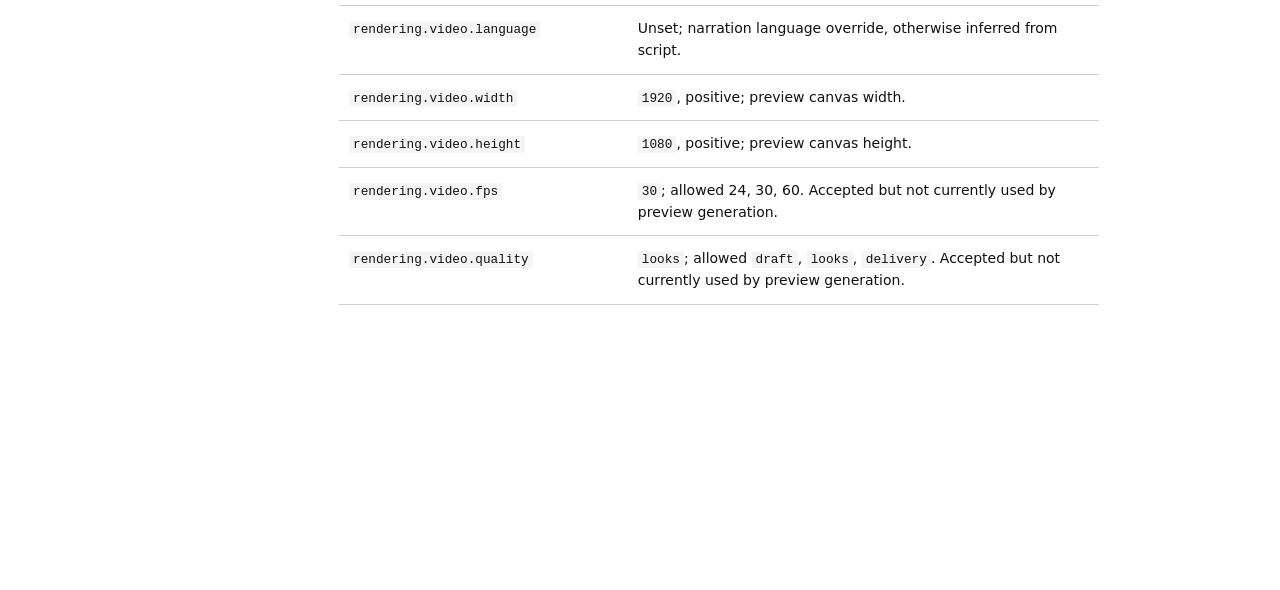
<file: docs/configuration.html>
<!doctype html>
<html lang="en"><head><meta charset="utf-8"><meta name="viewport" content="width=device-width,initial-scale=1"><title>Configuration — FrontierOps</title><link rel="stylesheet" href="site.css"></head><body>
<header class="site-header"><div class="container header-inner"><a class="wordmark" href="index.html">FrontierOps</a><nav><a href="guide.html">Documentation</a><a class="github-link" href="https://github.com/Yuankai619/FrontierOps"><img src="github.svg" alt="">GitHub</a></nav></div></header>
<main class="container doc-page"><h1><code>frontier.yaml</code></h1><p class="lead">The active, validated configuration for one research workspace. This page documents every top-level block and nested setting in schema version 0.1.</p>
<div class="docs-layout"><nav class="docs-nav" aria-label="Documentation pages"><a href="quick-start.html">Quick Start</a><a href="steps.html">Workflow</a><a href="configuration.html" aria-current="page">Configuration</a><a href="credentials.html">Credentials</a><a href="commands.html">CLI reference</a><a href="outputs.html">Outputs and history</a></nav><article class="docs-main">
<p class="section-index">On this page: <a href="#project">Project</a> · <a href="#sources">Sources</a> · <a href="#tracking">Tracking</a> · <a href="#profile">Profile</a> · <a href="#ranking">Ranking</a> · <a href="#sync">Sync</a> · <a href="#brief">Brief and Review</a> · <a href="#video">Video</a></p>
<section id="rules"><h2>Reading this file</h2><p>Only <code>project.id</code> and <code>project.name</code> are required when writing a file from scratch; Setup creates them. Omitted fields take the defaults below. Unknown fields fail validation. Relative paths are resolved against the directory containing <code>frontier.yaml</code>, except the video script, which Render also resolves from that directory. Run <code>frontier config validate --config frontier.yaml</code> after editing and <code>frontier schema config --format json</code> for machine-readable types.</p>
<p>Use stable <code>profile.topics[].id</code> values across searches. Changing a date window under the same ID allows Discovery to report what entered the new scope; it does not claim that every returned paper was just published. The checked-in <code>frontier.yaml.example</code> is an offline development fixture, not your active file. The Config Skill writes a <code>*.candidate.yaml</code> proposal, validates and diffs it, then applies it to <code>frontier.yaml</code>.</p>
<pre><code>schema_version: "0.1"
project: {id: agent-harness, name: Agent Harness Watch}
sources:
  openalex: {enabled: true, mode: live, max_results: 200}
profile:
  topics:
    - id: agent-harness
      description: execution harnesses for AI coding agents
      search:
        providers: [openalex]
        query: 'agent harness coding'
        published_from: 2026-01-01
brief:
  outputs: [html, slides]</code></pre><p>Dates use <code>YYYY-MM-DD</code>. The OpenAlex query searches title, abstract, and keywords; the topic description and profile keywords drive the separate local relevance score.</p></section>

<section id="project"><h2>Project and schema</h2><table><thead><tr><th>Field</th><th>Default / effect</th></tr></thead><tbody>
<tr><td><code>schema_version</code></td><td><code>"0.1"</code> only. Rejects incompatible schemas.</td></tr>
<tr><td><code>project.id</code></td><td>Required stable project slug; Setup derives one from the workspace name.</td></tr>
<tr><td><code>project.name</code></td><td>Required display name; Setup uses the workspace name unless told otherwise.</td></tr>
<tr><td><code>project.timezone</code></td><td><code>UTC</code>. Stored in config; current run timestamps remain UTC, so this does not change scheduling or date filtering.</td></tr>
<tr><td><code>project.language</code></td><td><code>en</code>. Language tag used in briefing output; it does not translate source text or guarantee translated narration.</td></tr>
<tr><td><code>project.workspace_dir</code></td><td><code>.frontier</code>. Internal runs, cache, and state directory.</td></tr>
<tr><td><code>project.output_dir</code></td><td><code>frontier_output</code>. Public Discovery and briefing files.</td></tr>
</tbody></table></section>

<section id="sources"><h2>Sources</h2><p>Every source starts disabled. Set <code>enabled: true</code> and, for remote sources, <code>mode: live</code> before expecting network results. Fixture mode requires a JSON <code>fixture_path</code>; it is for testing, not a substitute for a live subscription. Provider keys and passwords never belong in YAML; see <a href="credentials.html">Credentials</a>.</p>
<table><thead><tr><th>Source</th><th>Live behavior and required target</th></tr></thead><tbody>
<tr><td><code>sources.openalex</code></td><td>Topic works search. Requires at least one <code>profile.topics[].search.providers</code> containing <code>openalex</code>. Paginates each bounded query up to <code>max_results</code>; reports truncation. API key optional for basic use.</td></tr>
<tr><td><code>sources.alphaxiv</code></td><td>MCP <code>discover_papers</code> for a topic; requires a topic provider entry and 3–4 <code>search.keywords</code>. Needs an API key for this harness's headless client. Returns a small ranked top-k, never a complete corpus.</td></tr>
<tr><td><code>sources.arxiv</code></td><td>arXiv Atom API. Live mode requires <code>paper_ids</code>, <code>queries</code>, or <code>categories</code>. It does not use <code>profile.topics[].search</code> to form its query.</td></tr>
<tr><td><code>sources.semantic_scholar</code></td><td>Tracks papers of stable Semantic Scholar author IDs from <code>tracking.scholars</code>. It is not a general keyword search adapter. API key optional, subject to upstream limits.</td></tr>
<tr><td><code>sources.openreview</code></td><td>OpenReview API 2 submission invitations for <code>tracking.venues</code>. Requires a token or username and password. Venue selection does not automatically cover every conference or year.</td></tr>
<tr><td><code>sources.local_library</code></td><td>Reads files under configured local roots, no remote credential. PDF uses PyMuPDF; Markdown and text use a plain-text parser.</td></tr>
</tbody></table>
<h3>Common remote-source fields</h3><p>The following fields belong to <code>sources.semantic_scholar</code>, <code>sources.arxiv</code>, <code>sources.openalex</code>, and <code>sources.alphaxiv</code>. A field may be accepted by the shared schema but only used by some adapters; the last column is explicit about that.</p>
<table><thead><tr><th>Field within source</th><th>Default / actual use</th></tr></thead><tbody>
<tr><td><code>enabled</code></td><td><code>false</code>; disabled source is skipped.</td></tr>
<tr><td><code>mode</code></td><td><code>fixture</code> or <code>live</code>; default <code>fixture</code>.</td></tr>
<tr><td><code>fixture_path</code></td><td>Unset. Required when an enabled source uses fixture mode; path relative to the config file.</td></tr>
<tr><td><code>overlap_days</code></td><td><code>3</code>; accepted but the current live adapters re-query their scope and do not use this overlap setting.</td></tr>
<tr><td><code>api_key_env</code></td><td>Unset. Name of an environment variable, not the secret itself. OpenAlex and Semantic Scholar use it if present; alphaXiv falls back to <code>ALPHAXIV_API_KEY</code> and requires a value in live mode; arXiv ignores it.</td></tr>
<tr><td><code>base_url</code></td><td>Unset; adapters use their built-in endpoints. Set only for a compatible endpoint or test server.</td></tr>
<tr><td><code>user_agent</code></td><td><code>FrontierOps/0.1</code>; sent by arXiv, Semantic Scholar, and OpenAlex HTTP adapters, not the MCP client.</td></tr>
<tr><td><code>request_timeout_seconds</code></td><td><code>30</code>, positive; per-request HTTP/MCP timeout.</td></tr>
<tr><td><code>request_delay_seconds</code></td><td><code>3.0</code>, nonnegative; pause between arXiv/OpenAlex pages. Not currently used by Semantic Scholar or alphaXiv.</td></tr>
<tr><td><code>page_size</code></td><td><code>100</code>, 1–1000 in schema. OpenAlex caps each actual API page at 100; arXiv and Semantic Scholar use it. alphaXiv MCP has no pagination here.</td></tr>
<tr><td><code>max_results</code></td><td><code>100</code>, positive; arXiv/Semantic Scholar query cap, OpenAlex cap per topic, alphaXiv clip of its returned top-k list.</td></tr>
<tr><td><code>paper_ids</code></td><td>Empty list; arXiv ID list only. Other live adapters ignore it.</td></tr>
<tr><td><code>queries</code></td><td>Empty list; arXiv search expressions only. Other live adapters ignore it.</td></tr>
<tr><td><code>categories</code></td><td>Empty list; arXiv category terms such as <code>cs.AI</code> only. Other live adapters ignore it.</td></tr>
</tbody></table>
<h3>Local library and OpenReview fields</h3><table><thead><tr><th>Field</th><th>Default / effect</th></tr></thead><tbody>
<tr><td><code>sources.local_library.enabled</code></td><td><code>false</code>; local files are skipped until enabled.</td></tr>
<tr><td><code>sources.local_library.roots</code></td><td>Empty list. Directories to scan, relative to <code>frontier.yaml</code> unless absolute.</td></tr>
<tr><td><code>sources.local_library.recursive</code></td><td><code>true</code>; walk nested directories.</td></tr>
<tr><td><code>sources.local_library.allowed_extensions</code></td><td><code>[.pdf, .md, .txt]</code>; only these three extension values are valid.</td></tr>
<tr><td><code>sources.local_library.allow_outside_project_root</code></td><td><code>false</code>; prevents roots or followed files from escaping the project. Enable only if deliberate.</td></tr>
<tr><td><code>sources.openreview.enabled</code></td><td><code>false</code>; OpenReview is skipped until enabled.</td></tr>
<tr><td><code>sources.openreview.mode</code></td><td><code>fixture</code> by default; <code>live</code> uses API 2.</td></tr>
<tr><td><code>sources.openreview.fixture_path</code></td><td>Unset; required for enabled fixture mode.</td></tr>
<tr><td><code>sources.openreview.base_url</code></td><td><code>https://api2.openreview.net</code>; API 2 endpoint.</td></tr>
<tr><td><code>sources.openreview.username_env</code></td><td><code>OPENREVIEW_USERNAME</code>; environment-variable name for account username/email.</td></tr>
<tr><td><code>sources.openreview.password_env</code></td><td><code>OPENREVIEW_PASSWORD</code>; environment-variable name for account password.</td></tr>
<tr><td><code>sources.openreview.token_env</code></td><td><code>OPENREVIEW_TOKEN</code>; environment-variable name for an existing API 2 session token. Token takes precedence over username/password.</td></tr>
<tr><td><code>sources.openreview.include_replies</code></td><td><code>true</code>; request replies so decisions and review context can be read.</td></tr>
</tbody></table></section>

<section id="tracking"><h2>Scholar and venue tracking</h2><p><code>tracking.scholars</code> and <code>tracking.venues</code> default to empty lists. Display names are not stable identities. Currently, live scholar fetching is implemented only for Semantic Scholar author IDs; <code>google_scholar</code> is accepted in the schema but has no live adapter.</p>
<table><thead><tr><th>Field within item</th><th>Default / effect</th></tr></thead><tbody>
<tr><td><code>tracking.scholars[].id</code></td><td>Required local stable ID for your subscription.</td></tr>
<tr><td><code>tracking.scholars[].name</code></td><td>Required display name; not used as the remote lookup key.</td></tr>
<tr><td><code>tracking.scholars[].aliases</code></td><td>Empty list; stored for identity context, not used by the live fetcher.</td></tr>
<tr><td><code>tracking.scholars[].identities</code></td><td>Required mapping; set <code>semantic_scholar: &lt;author-id&gt;</code> to use the current live author adapter.</td></tr>
<tr><td><code>tracking.scholars[].providers</code></td><td>Required list of <code>semantic_scholar</code>, <code>arxiv</code>, or <code>google_scholar</code>; only Semantic Scholar author tracking is currently wired to a live scholar-specific fetcher.</td></tr>
<tr><td><code>tracking.scholars[].backfill_days</code></td><td><code>365</code>; accepted but not applied by the current author fetcher.</td></tr>
<tr><td><code>tracking.scholars[].always_include_new_publications</code></td><td><code>true</code>; accepted, but no bypass of ranking Gates is currently implemented.</td></tr>
<tr><td><code>tracking.venues[].provider</code></td><td>Required literal <code>openreview</code>.</td></tr>
<tr><td><code>tracking.venues[].venue_id</code></td><td>Required exact OpenReview group ID, including year, such as <code>ICLR.cc/2026/Conference</code>.</td></tr>
<tr><td><code>tracking.venues[].decisions</code></td><td>Empty list means no decision filter. When nonempty, the current adapter filters only notes with a detected decision; notes without one remain, so do not treat this as a strict accepted-only guarantee.</td></tr>
</tbody></table></section>

<section id="profile"><h2>Research profile and topic search</h2><p><code>profile</code> defaults to empty topics and keyword lists. <code>profile.topics[].search</code> is optional until a topic provider is enabled. Topic search determines what OpenAlex/alphaXiv request; the topic description and include keywords separately determine the local lexical relevance feature. The search query is not a perfect semantic relevance gate.</p>
<table><thead><tr><th>Field</th><th>Default / effect</th></tr></thead><tbody>
<tr><td><code>profile.topics[].id</code></td><td>Required stable topic ID; keep it unchanged across runs to compare the same interest.</td></tr>
<tr><td><code>profile.topics[].description</code></td><td>Required description; its words become weighted lexical relevance terms.</td></tr>
<tr><td><code>profile.topics[].weight</code></td><td><code>1.0</code>, nonnegative; weights description terms in lexical relevance, not the API query or final score directly.</td></tr>
<tr><td><code>profile.topics[].search.providers</code></td><td>Empty list; choose <code>openalex</code>, <code>alphaxiv</code>, or both. The corresponding source must also be enabled in live mode.</td></tr>
<tr><td><code>profile.topics[].search.query</code></td><td>Required when <code>search</code> exists. Sent to OpenAlex title/abstract/keywords search and as alphaXiv's semantic question.</td></tr>
<tr><td><code>profile.topics[].search.keywords</code></td><td>Empty list; alphaXiv requires exactly 3–4 concise terms. OpenAlex does not use this list.</td></tr>
<tr><td><code>profile.topics[].search.published_from</code></td><td>Unset; inclusive lower publication-date boundary.</td></tr>
<tr><td><code>profile.topics[].search.published_to</code></td><td>Unset; inclusive upper publication-date boundary; cannot precede <code>published_from</code>.</td></tr>
<tr><td><code>profile.topics[].search.alphaxiv_difficulty</code></td><td><code>5</code>, 1–10; retrieval-effort setting for alphaXiv only.</td></tr>
<tr><td><code>profile.keywords.include</code></td><td>Empty list; contributes English/alphanumeric terms to lexical relevance.</td></tr>
<tr><td><code>profile.keywords.exclude</code></td><td>Empty list; matching text forces lexical relevance to 0, but is not itself a hard exclusion. Add a relevance Gate if a hard cutoff is needed.</td></tr>
</tbody></table></section>

<section id="ranking"><h2>Gates and ranking</h2><p>A Gate decides whether a candidate is excluded, warned, or exempted; enabled <code>ranking.features</code> weights order candidates afterward. A score measures the configured heuristic, not scientific quality. <code>ranking.gates</code> defaults to an empty list: no paper is excluded by default.</p>
<pre><code>ranking:
  gates:
    - {id: recent, type: publication_year, min_year: 2025, on_fail: exclude}
    - {id: citations, type: citation, minimum_count: 3, exempt_if_age_days_lte: 90, on_fail: warn}
    - {id: topical, type: relevance, minimum: 0.25, on_fail: exclude}</code></pre>
<table><thead><tr><th>Field</th><th>Default / effect</th></tr></thead><tbody>
<tr><td><code>ranking.gates[].id</code></td><td>Required label shown in the Gate trace.</td></tr>
<tr><td><code>ranking.gates[].type</code></td><td>Required: <code>publication_year</code>, <code>citation</code>, or <code>relevance</code>.</td></tr>
<tr><td><code>ranking.gates[].enabled</code></td><td><code>true</code>; disabled Gate is reported as exempt.</td></tr>
<tr><td><code>ranking.gates[].on_fail</code></td><td><code>exclude</code> or <code>warn</code>; default <code>exclude</code>.</td></tr>
<tr><td><code>ranking.gates[].min_year</code></td><td>Required for <code>publication_year</code>; missing publication year fails the Gate.</td></tr>
<tr><td><code>ranking.gates[].minimum_count</code></td><td>Required nonnegative citation threshold for <code>citation</code>. Missing citation data warns regardless of <code>on_fail</code>.</td></tr>
<tr><td><code>ranking.gates[].exempt_if_age_days_lte</code></td><td><code>0</code>; exempt a paper this many days old or newer from a citation Gate when age is known.</td></tr>
<tr><td><code>ranking.gates[].minimum</code></td><td>Required 0–1 lexical score threshold for <code>relevance</code>.</td></tr>
<tr><td><code>ranking.features.lexical_relevance</code></td><td><code>{enabled: true, weight: 0.55}</code>; title + abstract overlap with description/include terms.</td></tr>
<tr><td><code>ranking.features.citation</code></td><td><code>{enabled: true, weight: 0.15}</code>; logarithmic citation count, clipped at 1.</td></tr>
<tr><td><code>ranking.features.freshness</code></td><td><code>{enabled: true, weight: 0.15}</code>; decay from publication date.</td></tr>
<tr><td><code>ranking.features.reliability</code></td><td><code>{enabled: true, weight: 0.15}</code>; configured value for the source provider; an absent provider value contributes 0.</td></tr>
<tr><td><code>ranking.features.*.enabled</code></td><td>Boolean switch for each feature.</td></tr>
<tr><td><code>ranking.features.*.weight</code></td><td>Nonnegative weight. Enabled weights are normalized by their sum; all zero weights give a score of 0.</td></tr>
<tr><td><code>ranking.citation_scale</code></td><td><code>100</code>, positive; count at which the citation feature reaches 1.</td></tr>
<tr><td><code>ranking.freshness_half_life_days</code></td><td><code>180</code>, positive; freshness halves after this many days.</td></tr>
<tr><td><code>ranking.source_reliability</code></td><td>Empty mapping; provider names to numeric feature values. Prefer 0–1 values; the schema does not enforce that range.</td></tr>
<tr><td><code>ranking.deep_enrich_top_k</code></td><td><code>5</code>, positive; attempt deterministic explanation/full-text enrichment for the top eligible candidates.</td></tr>
<tr><td><code>ranking.max_fulltext_pages</code></td><td><code>20</code>, positive; limit local full-text pages used for enrichment/visual extraction. Does not cap an alphaXiv MCP response.</td></tr>
</tbody></table></section>

<section id="sync"><h2>Sync policy</h2><p>Sync runs only after a researcher requests Discover or an operator invokes the CLI. The current implementation compares stable provider IDs and content fingerprints with saved state; topical searches also preserve every current observation for cross-run comparison.</p>
<table><thead><tr><th>Field</th><th>Default / effect</th></tr></thead><tbody>
<tr><td><code>sync.trigger_mode</code></td><td>Only <code>manual</code> is accepted; no scheduler.</td></tr>
<tr><td><code>sync.baseline</code></td><td>Only <code>last_successful_sync</code> is accepted; current state is stored in <code>.frontier/state/</code>.</td></tr>
<tr><td><code>sync.default_lookback_days</code></td><td><code>14</code>; accepted but not yet applied to live provider queries.</td></tr>
<tr><td><code>sync.on_provider_error</code></td><td><code>fail</code> or <code>partial</code>; default <code>fail</code>. Current Sync does not yet implement partial recovery; a provider exception stops the run in either mode.</td></tr>
<tr><td><code>sync.preserve_raw_responses</code></td><td><code>true</code>; accepted, but the current repository always caches normalized source-record snapshots, not the original HTTP response body.</td></tr>
</tbody></table></section>

<section id="brief"><h2>Briefing and Review</h2><table><thead><tr><th>Field</th><th>Default / effect</th></tr></thead><tbody>
<tr><td><code>brief.target_duration_seconds</code></td><td><code>300</code> (five minutes), positive; set any desired target in seconds.</td></tr>
<tr><td><code>brief.maximum_developments</code></td><td><code>5</code>, positive; maximum selected developments in one draft.</td></tr>
<tr><td><code>brief.maximum_seconds_per_development</code></td><td><code>75</code>, positive; cap for each paper's section. Raise this as well when requesting a longer single-paper briefing.</td></tr>
<tr><td><code>brief.narration_words_per_minute</code></td><td><code>140</code>, positive; caps draft narration words from the allocated seconds.</td></tr>
<tr><td><code>brief.outputs</code></td><td><code>[html, slides, video]</code> at schema level; Setup writes <code>[html, slides]</code>. Choose any combination of those values. Video additionally requires <code>rendering.video.enabled</code>.</td></tr>
<tr><td><code>review.required</code></td><td><code>true</code>; stored but does not bypass the current Brief → Review → Render requirement if set false.</td></tr>
<tr><td><code>review.fail_on_missing_evidence</code></td><td><code>true</code>; controls error versus warning for missing factual claim evidence. The strict briefing schema still rejects factual claims without references.</td></tr>
<tr><td><code>review.fail_on_broken_source</code></td><td><code>true</code>; block unknown Evidence IDs when true.</td></tr>
<tr><td><code>review.fail_on_unsupported_number</code></td><td><code>true</code>; block numbers absent from cited Evidence. This is a string-level check, not semantic fact checking.</td></tr>
<tr><td><code>review.fail_on_duration_over_budget</code></td><td><code>true</code>; block sections whose total duration exceeds the target.</td></tr>
<tr><td><code>review.fail_on_duplicate_development</code></td><td><code>true</code>; block repeated development IDs or headlines.</td></tr>
<tr><td><code>review.auto_fix</code></td><td><code>safe_only</code> or <code>none</code>; safe normalization trims headings/claims and deduplicates Evidence IDs, not research claims.</td></tr>
</tbody></table></section>

<section id="video"><h2>Optional video preview</h2><p><code>rendering.video</code> is disabled by default. Enabling it requires a path to a HeyGen TTS adapter script and may incur external service costs. A generated HyperFrames HTML preview is not a rendered MP4.</p>
<table><thead><tr><th>Field</th><th>Default / effect</th></tr></thead><tbody>
<tr><td><code>rendering.video.enabled</code></td><td><code>false</code>; must be true in addition to including <code>video</code> in <code>brief.outputs</code>.</td></tr>
<tr><td><code>rendering.video.provider</code></td><td>Only <code>hyperframes</code> accepted; schema marker.</td></tr>
<tr><td><code>rendering.video.tts_provider</code></td><td>Only <code>heygen</code> accepted; schema marker.</td></tr>
<tr><td><code>rendering.video.heygen_tts_script</code></td><td>Unset; required when enabled. Executable adapter path, relative to the config directory if not absolute.</td></tr>
<tr><td><code>rendering.video.voice_id</code></td><td>Unset; passed to the TTS adapter when provided.</td></tr>
<tr><td><code>rendering.video.language</code></td><td>Unset; narration language override, otherwise inferred from script.</td></tr>
<tr><td><code>rendering.video.width</code></td><td><code>1920</code>, positive; preview canvas width.</td></tr>
<tr><td><code>rendering.video.height</code></td><td><code>1080</code>, positive; preview canvas height.</td></tr>
<tr><td><code>rendering.video.fps</code></td><td><code>30</code>; allowed 24, 30, 60. Accepted but not currently used by preview generation.</td></tr>
<tr><td><code>rendering.video.quality</code></td><td><code>looks</code>; allowed <code>draft</code>, <code>looks</code>, <code>delivery</code>. Accepted but not currently used by preview generation.</td></tr>
</tbody></table></section>
</article></div></main></body></html>
</file>
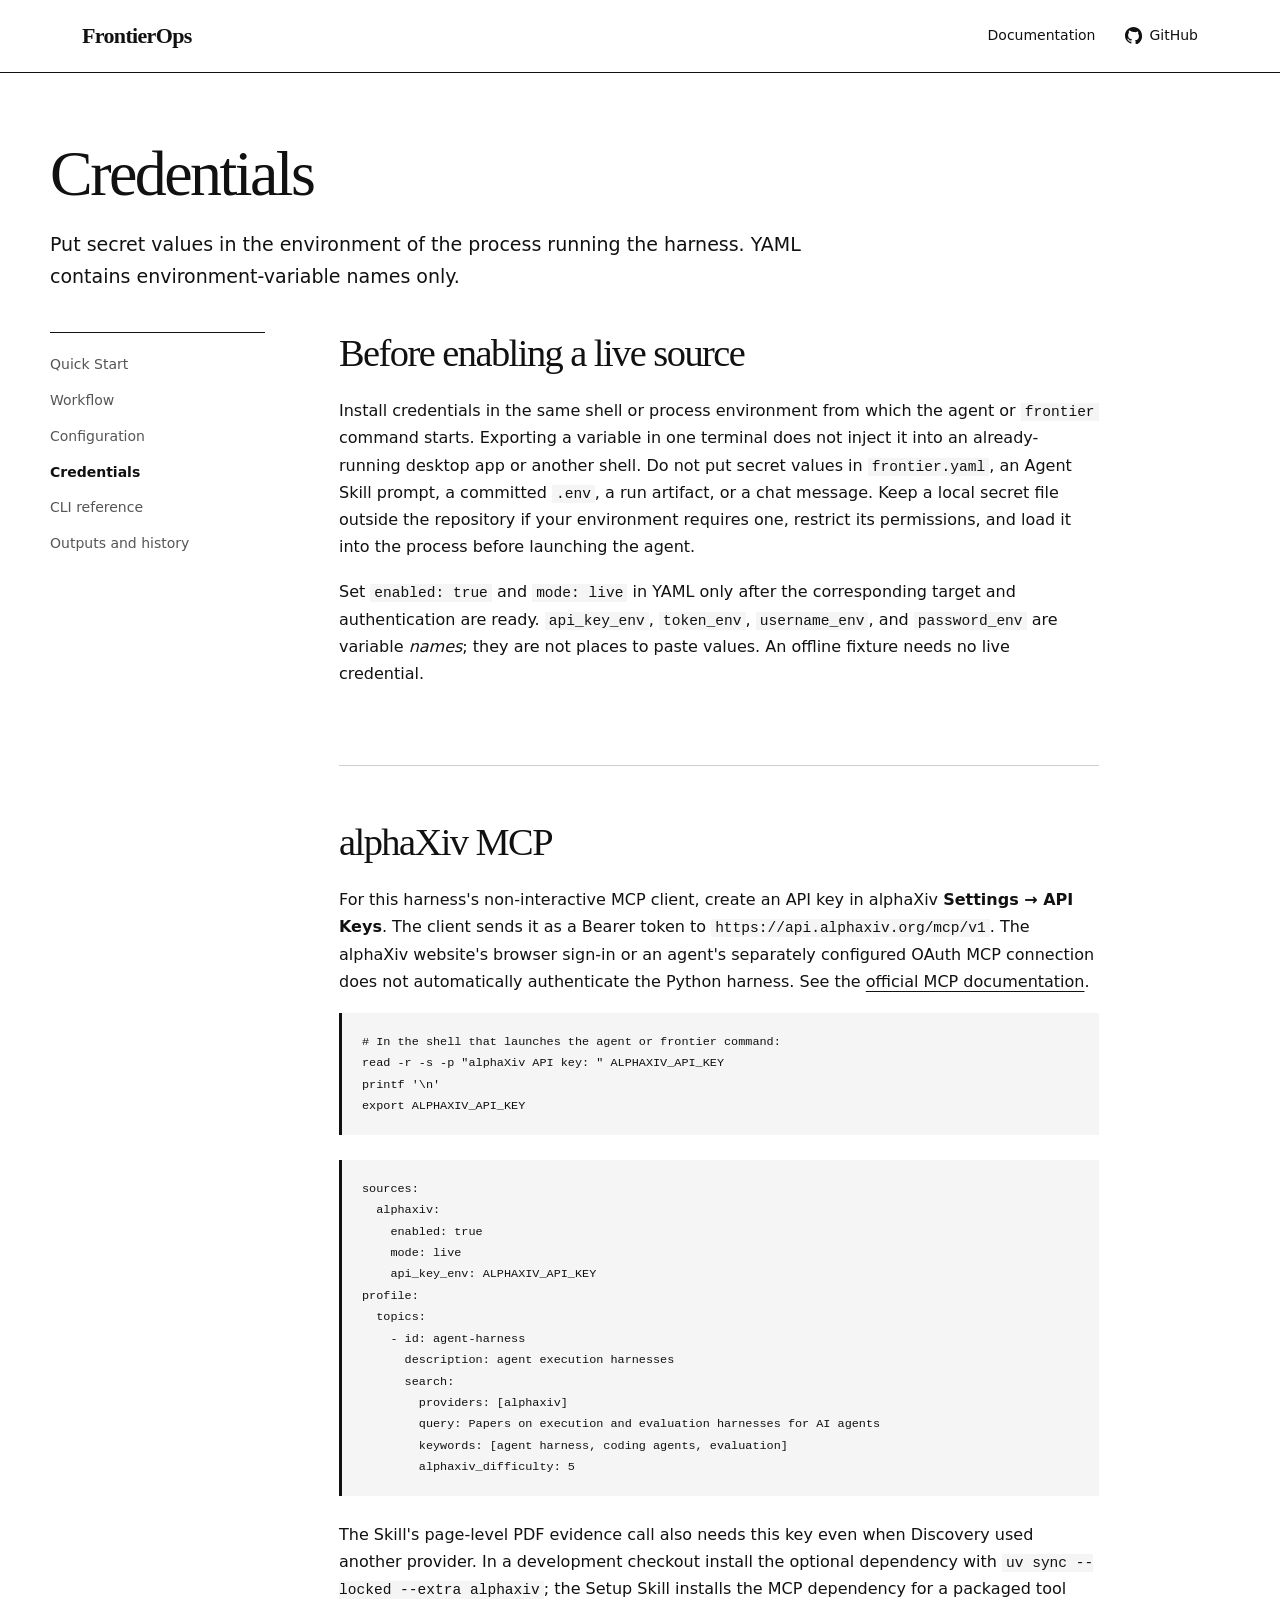
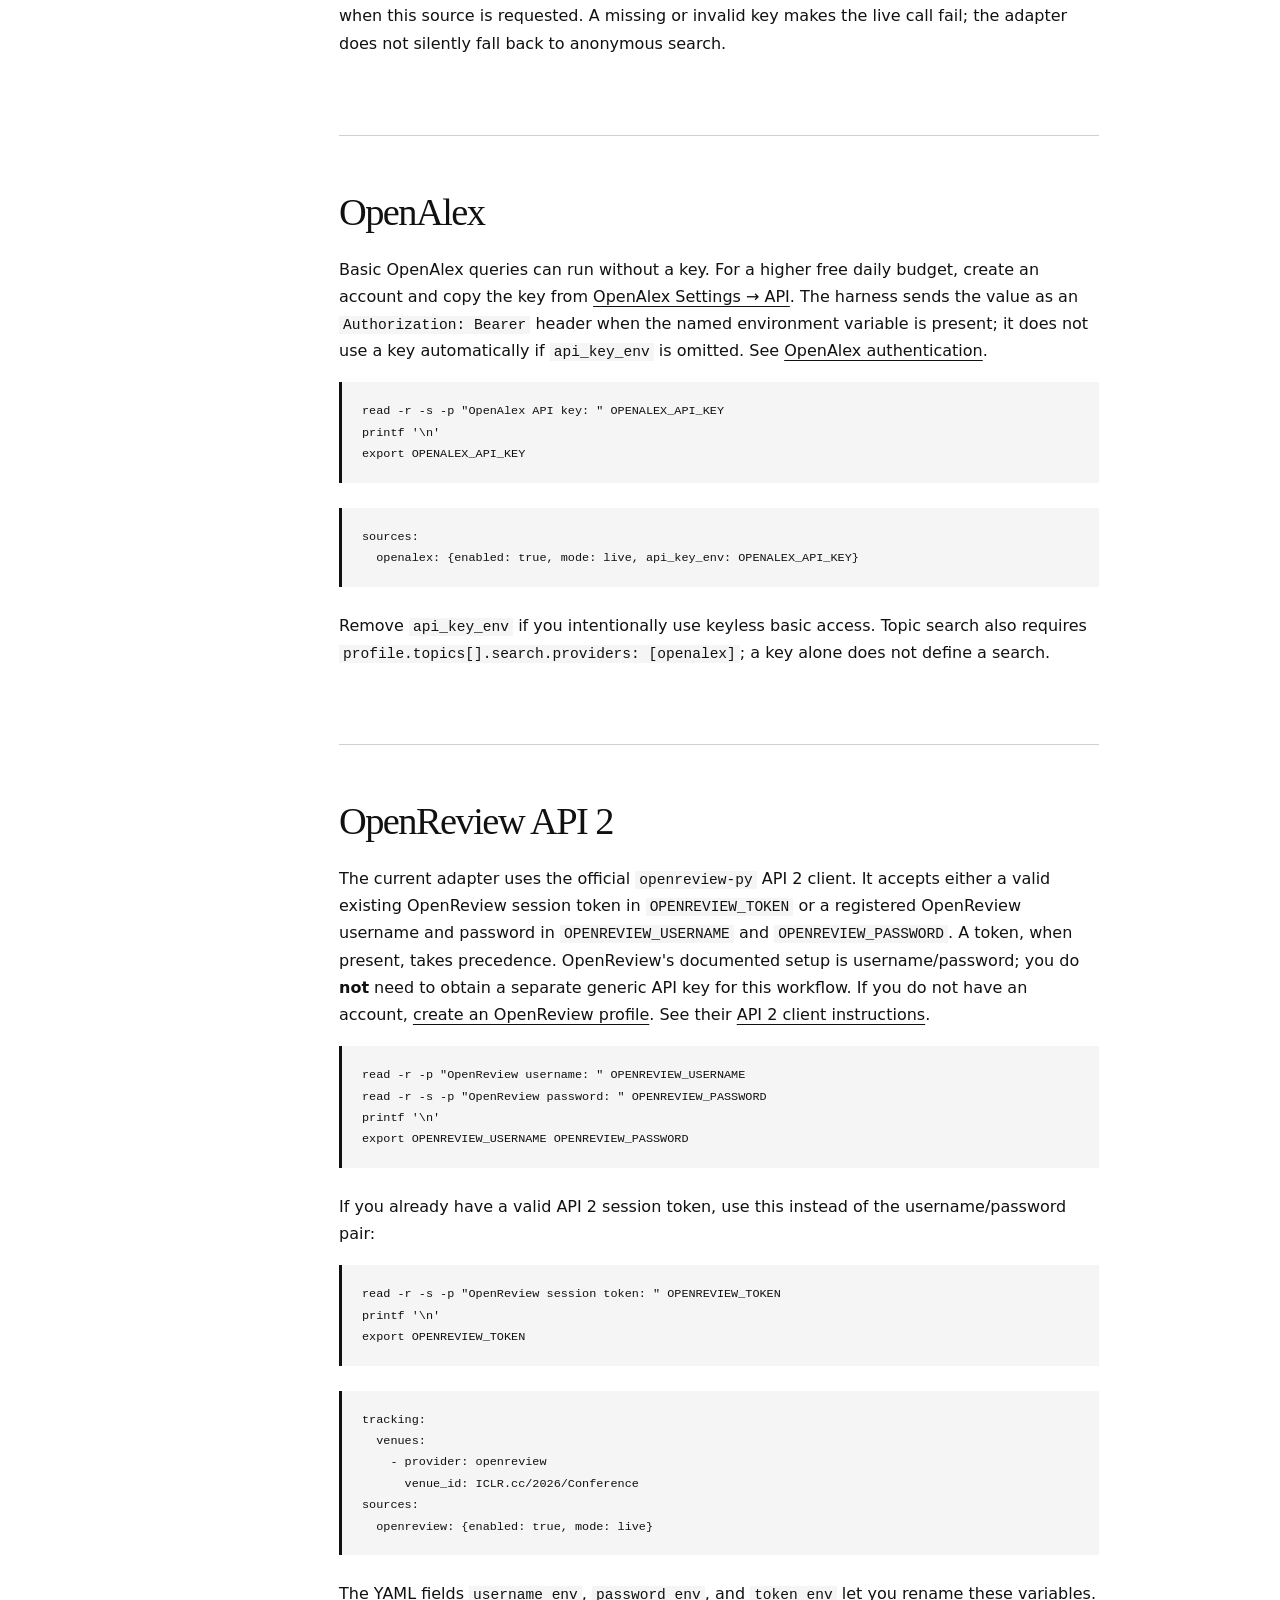
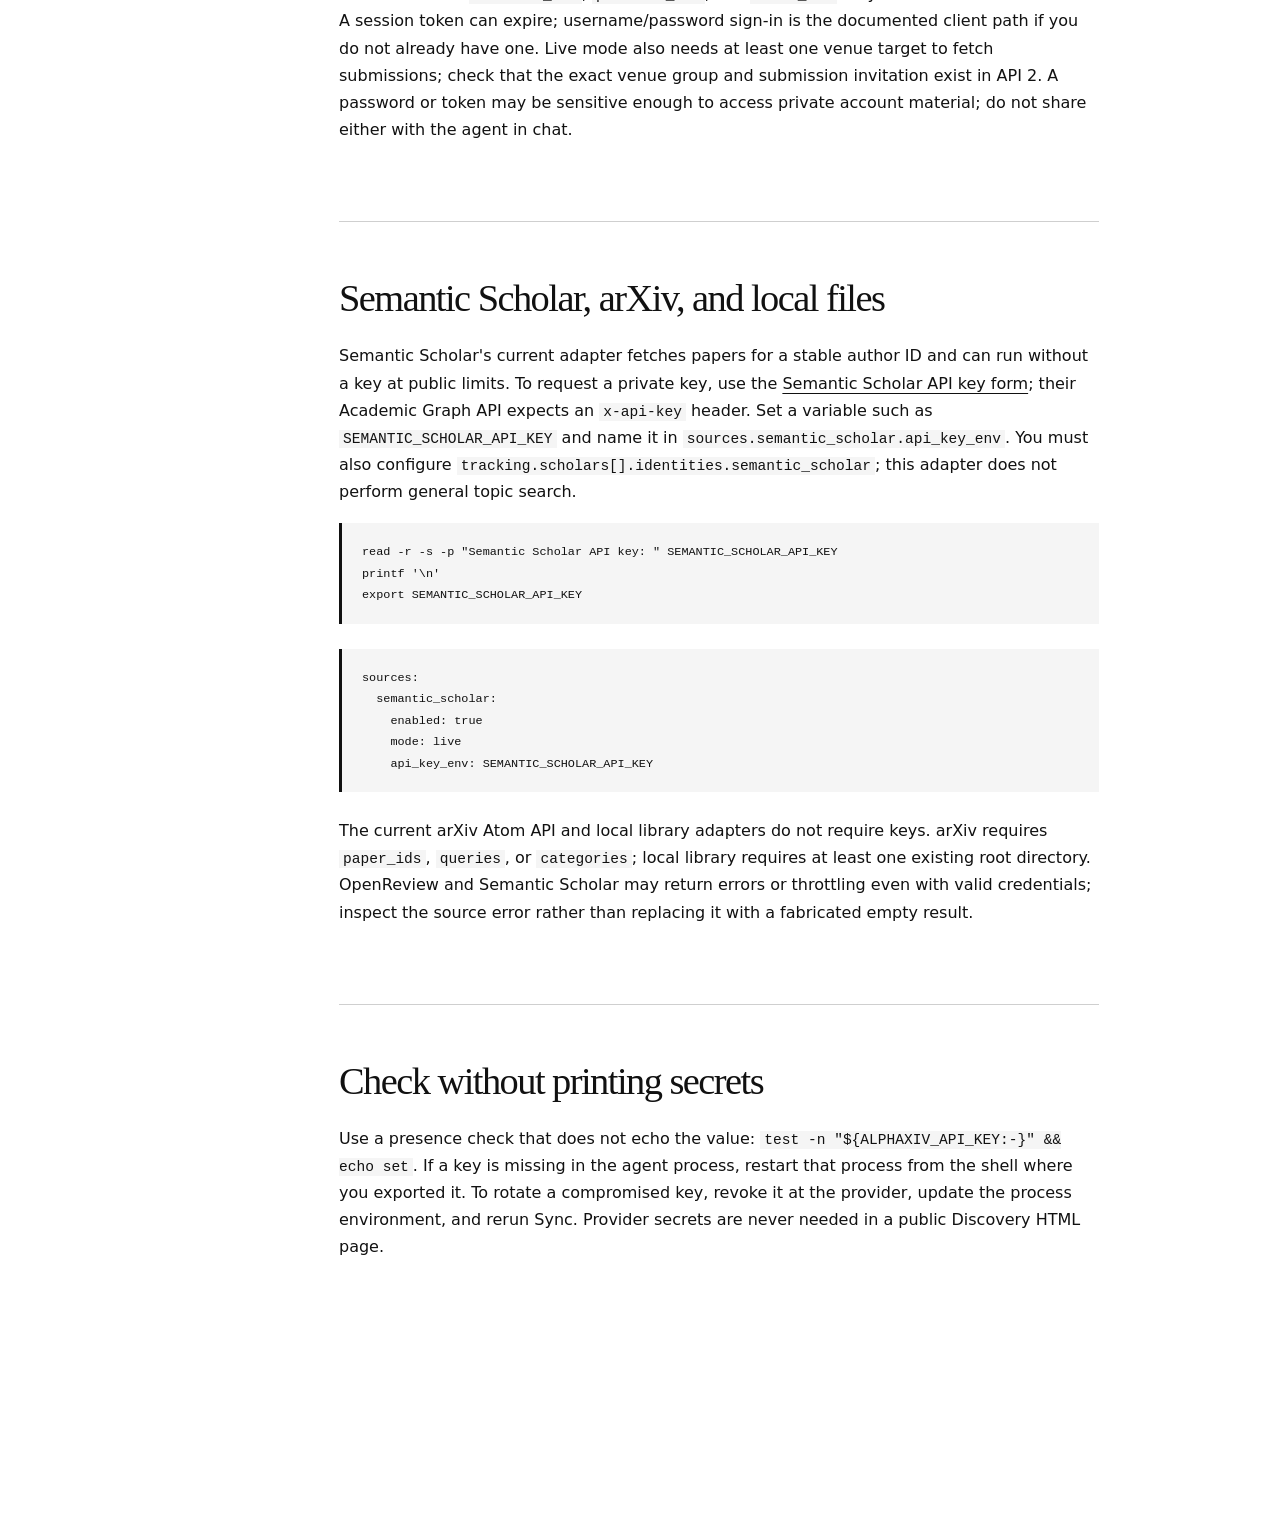
<file: docs/credentials.html>
<!doctype html>
<html lang="en"><head><meta charset="utf-8"><meta name="viewport" content="width=device-width,initial-scale=1"><title>Credentials — FrontierOps</title><link rel="stylesheet" href="site.css"></head><body>
<header class="site-header"><div class="container header-inner"><a class="wordmark" href="index.html">FrontierOps</a><nav><a href="guide.html">Documentation</a><a class="github-link" href="https://github.com/Yuankai619/FrontierOps"><img src="github.svg" alt="">GitHub</a></nav></div></header>
<main class="container doc-page"><h1>Credentials</h1><p class="lead">Put secret values in the environment of the process running the harness. YAML contains environment-variable names only.</p>
<div class="docs-layout"><nav class="docs-nav" aria-label="Documentation pages"><a href="quick-start.html">Quick Start</a><a href="steps.html">Workflow</a><a href="configuration.html">Configuration</a><a href="credentials.html" aria-current="page">Credentials</a><a href="commands.html">CLI reference</a><a href="outputs.html">Outputs and history</a></nav><article class="docs-main">
<section id="principle"><h2>Before enabling a live source</h2><p>Install credentials in the same shell or process environment from which the agent or <code>frontier</code> command starts. Exporting a variable in one terminal does not inject it into an already-running desktop app or another shell. Do not put secret values in <code>frontier.yaml</code>, an Agent Skill prompt, a committed <code>.env</code>, a run artifact, or a chat message. Keep a local secret file outside the repository if your environment requires one, restrict its permissions, and load it into the process before launching the agent.</p><p>Set <code>enabled: true</code> and <code>mode: live</code> in YAML only after the corresponding target and authentication are ready. <code>api_key_env</code>, <code>token_env</code>, <code>username_env</code>, and <code>password_env</code> are variable <em>names</em>; they are not places to paste values. An offline fixture needs no live credential.</p></section>
<section id="alphaxiv"><h2>alphaXiv MCP</h2><p>For this harness's non-interactive MCP client, create an API key in alphaXiv <strong>Settings → API Keys</strong>. The client sends it as a Bearer token to <code>https://api.alphaxiv.org/mcp/v1</code>. The alphaXiv website's browser sign-in or an agent's separately configured OAuth MCP connection does not automatically authenticate the Python harness. See the <a href="https://www.alphaxiv.org/zh/docs/mcp">official MCP documentation</a>.</p>
<pre><code># In the shell that launches the agent or frontier command:
read -r -s -p "alphaXiv API key: " ALPHAXIV_API_KEY
printf '\n'
export ALPHAXIV_API_KEY</code></pre>
<pre><code>sources:
  alphaxiv:
    enabled: true
    mode: live
    api_key_env: ALPHAXIV_API_KEY
profile:
  topics:
    - id: agent-harness
      description: agent execution harnesses
      search:
        providers: [alphaxiv]
        query: Papers on execution and evaluation harnesses for AI agents
        keywords: [agent harness, coding agents, evaluation]
        alphaxiv_difficulty: 5</code></pre><p>The Skill's page-level PDF evidence call also needs this key even when Discovery used another provider. In a development checkout install the optional dependency with <code>uv sync --locked --extra alphaxiv</code>; the Setup Skill installs the MCP dependency for a packaged tool when this source is requested. A missing or invalid key makes the live call fail; the adapter does not silently fall back to anonymous search.</p></section>
<section id="openalex"><h2>OpenAlex</h2><p>Basic OpenAlex queries can run without a key. For a higher free daily budget, create an account and copy the key from <a href="https://openalex.org/settings/api">OpenAlex Settings → API</a>. The harness sends the value as an <code>Authorization: Bearer</code> header when the named environment variable is present; it does not use a key automatically if <code>api_key_env</code> is omitted. See <a href="https://help.openalex.org/api/authentication/">OpenAlex authentication</a>.</p>
<pre><code>read -r -s -p "OpenAlex API key: " OPENALEX_API_KEY
printf '\n'
export OPENALEX_API_KEY</code></pre>
<pre><code>sources:
  openalex: {enabled: true, mode: live, api_key_env: OPENALEX_API_KEY}</code></pre><p>Remove <code>api_key_env</code> if you intentionally use keyless basic access. Topic search also requires <code>profile.topics[].search.providers: [openalex]</code>; a key alone does not define a search.</p></section>
<section id="openreview"><h2>OpenReview API 2</h2><p>The current adapter uses the official <code>openreview-py</code> API 2 client. It accepts either a valid existing OpenReview session token in <code>OPENREVIEW_TOKEN</code> or a registered OpenReview username and password in <code>OPENREVIEW_USERNAME</code> and <code>OPENREVIEW_PASSWORD</code>. A token, when present, takes precedence. OpenReview's documented setup is username/password; you do <strong>not</strong> need to obtain a separate generic API key for this workflow. If you do not have an account, <a href="https://docs.openreview.net/getting-started/creating-an-openreview-profile/signing-up-for-openreview">create an OpenReview profile</a>. See their <a href="https://docs.openreview.net/getting-started/using-the-api/installing-and-instantiating-the-python-client">API 2 client instructions</a>.</p>
<pre><code>read -r -p "OpenReview username: " OPENREVIEW_USERNAME
read -r -s -p "OpenReview password: " OPENREVIEW_PASSWORD
printf '\n'
export OPENREVIEW_USERNAME OPENREVIEW_PASSWORD</code></pre>
<p>If you already have a valid API 2 session token, use this instead of the username/password pair:</p><pre><code>read -r -s -p "OpenReview session token: " OPENREVIEW_TOKEN
printf '\n'
export OPENREVIEW_TOKEN</code></pre>
<pre><code>tracking:
  venues:
    - provider: openreview
      venue_id: ICLR.cc/2026/Conference
sources:
  openreview: {enabled: true, mode: live}</code></pre><p>The YAML fields <code>username_env</code>, <code>password_env</code>, and <code>token_env</code> let you rename these variables. A session token can expire; username/password sign-in is the documented client path if you do not already have one. Live mode also needs at least one venue target to fetch submissions; check that the exact venue group and submission invitation exist in API 2. A password or token may be sensitive enough to access private account material; do not share either with the agent in chat.</p></section>
<section id="other"><h2>Semantic Scholar, arXiv, and local files</h2><p>Semantic Scholar's current adapter fetches papers for a stable author ID and can run without a key at public limits. To request a private key, use the <a href="https://www.semanticscholar.org/product/api">Semantic Scholar API key form</a>; their Academic Graph API expects an <code>x-api-key</code> header. Set a variable such as <code>SEMANTIC_SCHOLAR_API_KEY</code> and name it in <code>sources.semantic_scholar.api_key_env</code>. You must also configure <code>tracking.scholars[].identities.semantic_scholar</code>; this adapter does not perform general topic search.</p><pre><code>read -r -s -p "Semantic Scholar API key: " SEMANTIC_SCHOLAR_API_KEY
printf '\n'
export SEMANTIC_SCHOLAR_API_KEY</code></pre><pre><code>sources:
  semantic_scholar:
    enabled: true
    mode: live
    api_key_env: SEMANTIC_SCHOLAR_API_KEY</code></pre><p>The current arXiv Atom API and local library adapters do not require keys. arXiv requires <code>paper_ids</code>, <code>queries</code>, or <code>categories</code>; local library requires at least one existing root directory. OpenReview and Semantic Scholar may return errors or throttling even with valid credentials; inspect the source error rather than replacing it with a fabricated empty result.</p></section>
<section id="safety"><h2>Check without printing secrets</h2><p>Use a presence check that does not echo the value: <code>test -n "${ALPHAXIV_API_KEY:-}" &amp;&amp; echo set</code>. If a key is missing in the agent process, restart that process from the shell where you exported it. To rotate a compromised key, revoke it at the provider, update the process environment, and rerun Sync. Provider secrets are never needed in a public Discovery HTML page.</p></section>
</article></div></main></body></html>
</file>
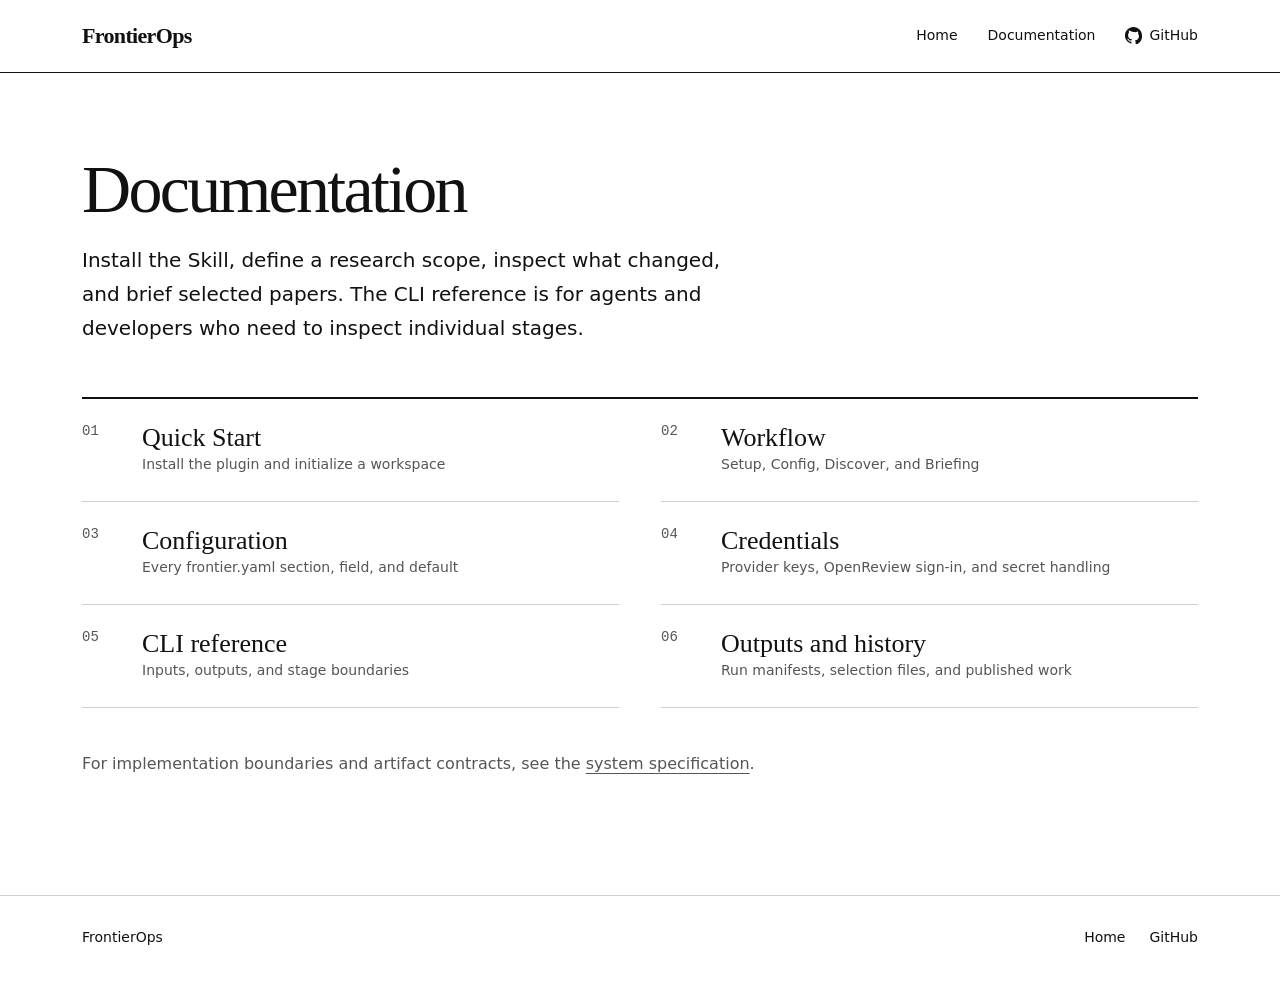
<file: docs/guide.html>
<!doctype html><html lang="en"><head><meta charset="utf-8"><meta name="viewport" content="width=device-width,initial-scale=1"><title>Documentation — FrontierOps</title><link rel="stylesheet" href="site.css"></head><body>
<header class="site-header"><div class="container header-inner"><a class="wordmark" href="index.html">FrontierOps</a><nav aria-label="Main navigation"><a href="index.html">Home</a><a href="guide.html" aria-current="page">Documentation</a><a class="github-link" href="https://github.com/Yuankai619/FrontierOps"><img src="github.svg" alt="">GitHub</a></nav></div></header>
<main class="container docs-home"><h1>Documentation</h1><p class="docs-lead">Install the Skill, define a research scope, inspect what changed, and brief selected papers. The CLI reference is for agents and developers who need to inspect individual stages.</p>
<div class="doc-links">
<a href="quick-start.html"><span>01</span><strong>Quick Start</strong><small>Install the plugin and initialize a workspace</small></a>
<a href="steps.html"><span>02</span><strong>Workflow</strong><small>Setup, Config, Discover, and Briefing</small></a>
<a href="configuration.html"><span>03</span><strong>Configuration</strong><small>Every frontier.yaml section, field, and default</small></a>
<a href="credentials.html"><span>04</span><strong>Credentials</strong><small>Provider keys, OpenReview sign-in, and secret handling</small></a>
<a href="commands.html"><span>05</span><strong>CLI reference</strong><small>Inputs, outputs, and stage boundaries</small></a>
<a href="outputs.html"><span>06</span><strong>Outputs and history</strong><small>Run manifests, selection files, and published work</small></a>
</div><p class="docs-aside">For implementation boundaries and artifact contracts, see the <a href="https://github.com/Yuankai619/FrontierOps/blob/main/docs/system-spec.md">system specification</a>.</p></main>
<footer class="site-footer"><div class="container footer-inner"><span>FrontierOps</span><div><a href="index.html">Home</a><a href="https://github.com/Yuankai619/FrontierOps">GitHub</a></div></div></footer></body></html>
</file>
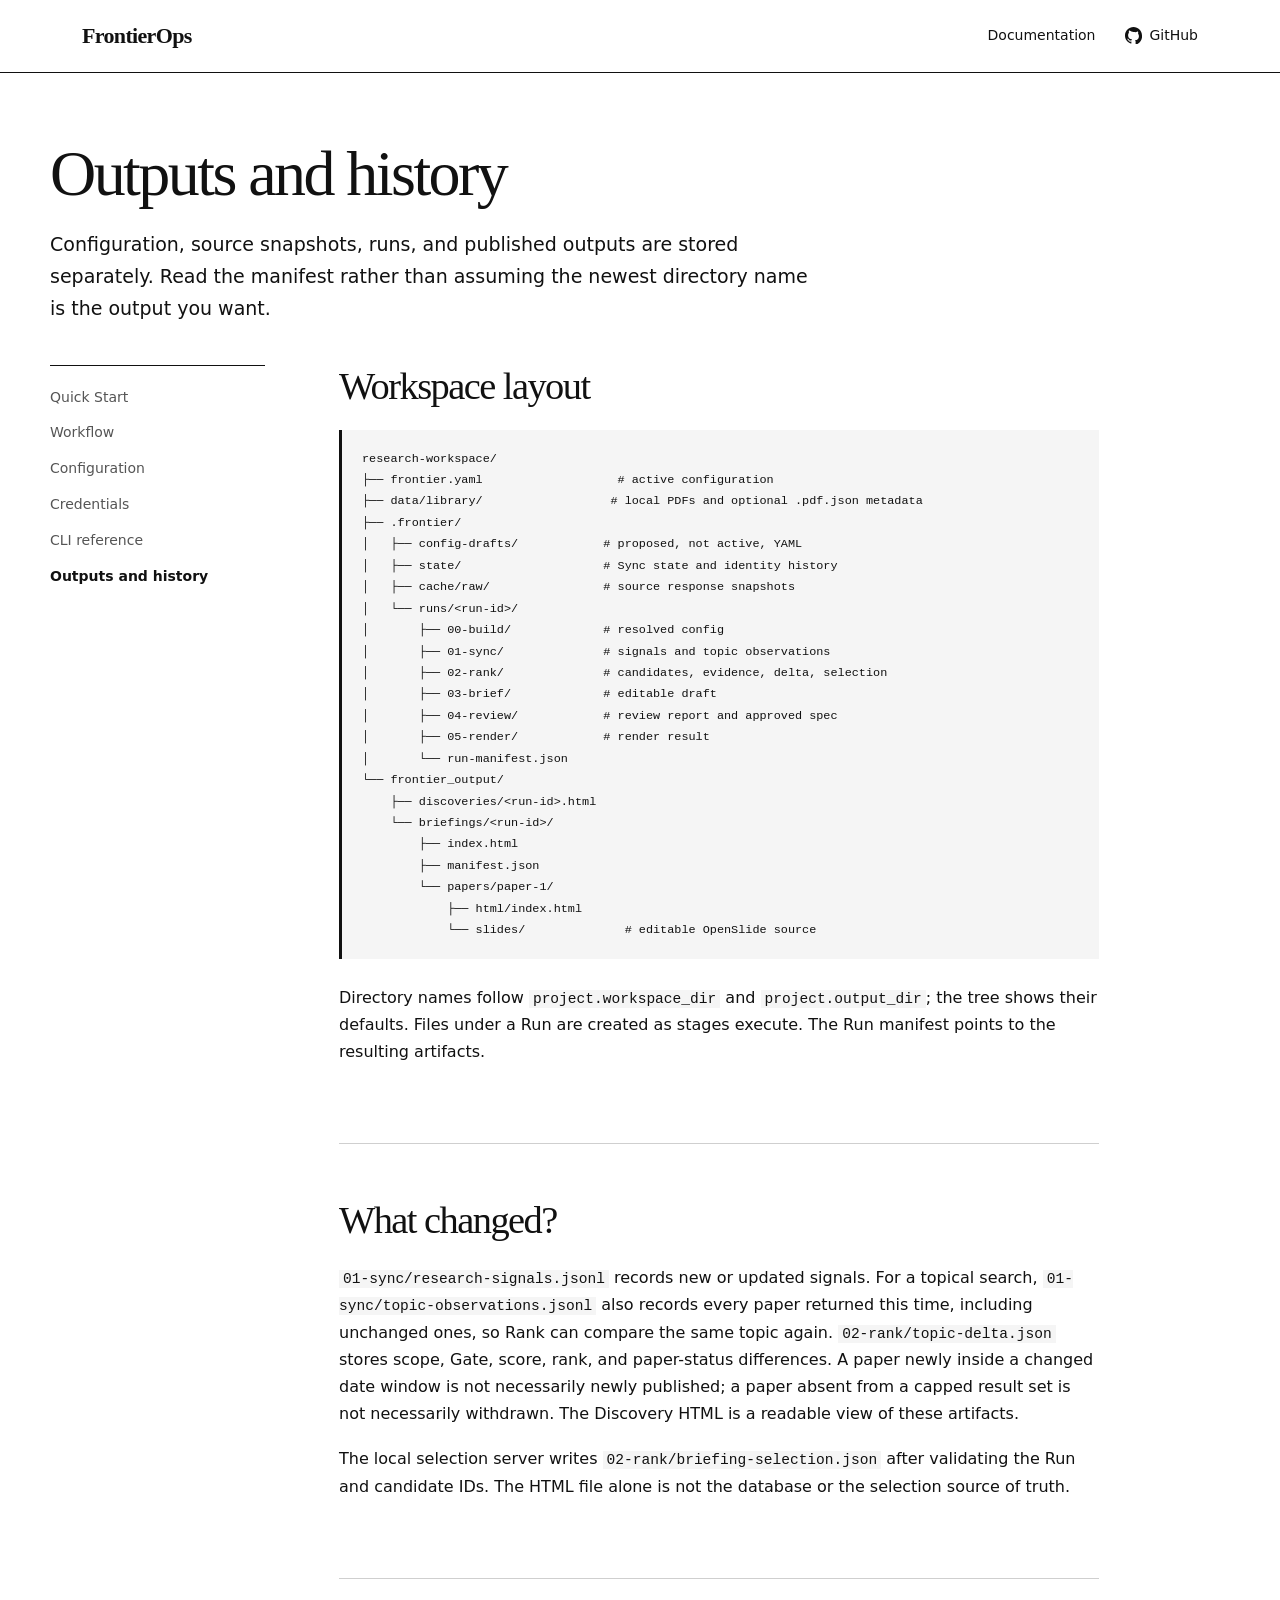
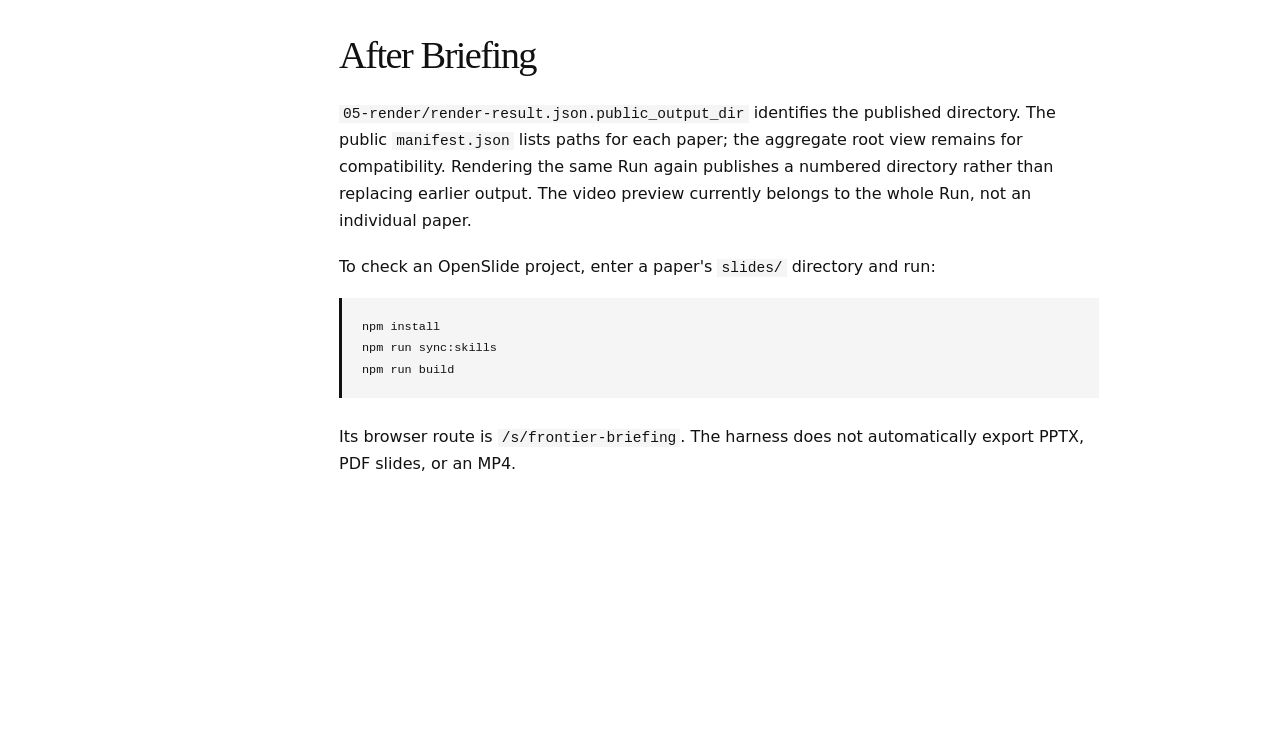
<file: docs/outputs.html>
<!doctype html><html lang="en"><head><meta charset="utf-8"><meta name="viewport" content="width=device-width,initial-scale=1"><title>Outputs and history — FrontierOps</title><link rel="stylesheet" href="site.css"></head><body>
<header class="site-header"><div class="container header-inner"><a class="wordmark" href="index.html">FrontierOps</a><nav><a href="guide.html">Documentation</a><a class="github-link" href="https://github.com/Yuankai619/FrontierOps"><img src="github.svg" alt="">GitHub</a></nav></div></header>
<main class="container doc-page"><h1>Outputs and history</h1><p class="lead">Configuration, source snapshots, runs, and published outputs are stored separately. Read the manifest rather than assuming the newest directory name is the output you want.</p>
<div class="docs-layout"><nav class="docs-nav" aria-label="Documentation pages"><a href="quick-start.html">Quick Start</a><a href="steps.html">Workflow</a><a href="configuration.html">Configuration</a><a href="credentials.html">Credentials</a><a href="commands.html">CLI reference</a><a href="outputs.html" aria-current="page">Outputs and history</a></nav><article class="docs-main">
<section><h2>Workspace layout</h2><pre><code>research-workspace/
├── frontier.yaml                   # active configuration
├── data/library/                  # local PDFs and optional .pdf.json metadata
├── .frontier/
│   ├── config-drafts/            # proposed, not active, YAML
│   ├── state/                    # Sync state and identity history
│   ├── cache/raw/                # source response snapshots
│   └── runs/&lt;run-id&gt;/
│       ├── 00-build/             # resolved config
│       ├── 01-sync/              # signals and topic observations
│       ├── 02-rank/              # candidates, evidence, delta, selection
│       ├── 03-brief/             # editable draft
│       ├── 04-review/            # review report and approved spec
│       ├── 05-render/            # render result
│       └── run-manifest.json
└── frontier_output/
    ├── discoveries/&lt;run-id&gt;.html
    └── briefings/&lt;run-id&gt;/
        ├── index.html
        ├── manifest.json
        └── papers/paper-1/
            ├── html/index.html
            └── slides/              # editable OpenSlide source</code></pre><p>Directory names follow <code>project.workspace_dir</code> and <code>project.output_dir</code>; the tree shows their defaults. Files under a Run are created as stages execute. The Run manifest points to the resulting artifacts.</p></section>
<section><h2>What changed?</h2><p><code>01-sync/research-signals.jsonl</code> records new or updated signals. For a topical search, <code>01-sync/topic-observations.jsonl</code> also records every paper returned this time, including unchanged ones, so Rank can compare the same topic again. <code>02-rank/topic-delta.json</code> stores scope, Gate, score, rank, and paper-status differences. A paper newly inside a changed date window is not necessarily newly published; a paper absent from a capped result set is not necessarily withdrawn. The Discovery HTML is a readable view of these artifacts.</p><p>The local selection server writes <code>02-rank/briefing-selection.json</code> after validating the Run and candidate IDs. The HTML file alone is not the database or the selection source of truth.</p></section>
<section><h2>After Briefing</h2><p><code>05-render/render-result.json.public_output_dir</code> identifies the published directory. The public <code>manifest.json</code> lists paths for each paper; the aggregate root view remains for compatibility. Rendering the same Run again publishes a numbered directory rather than replacing earlier output. The video preview currently belongs to the whole Run, not an individual paper.</p><p>To check an OpenSlide project, enter a paper's <code>slides/</code> directory and run:</p><pre><code>npm install
npm run sync:skills
npm run build</code></pre><p>Its browser route is <code>/s/frontier-briefing</code>. The harness does not automatically export PPTX, PDF slides, or an MP4.</p></section>
</article></div></main></body></html>
</file>
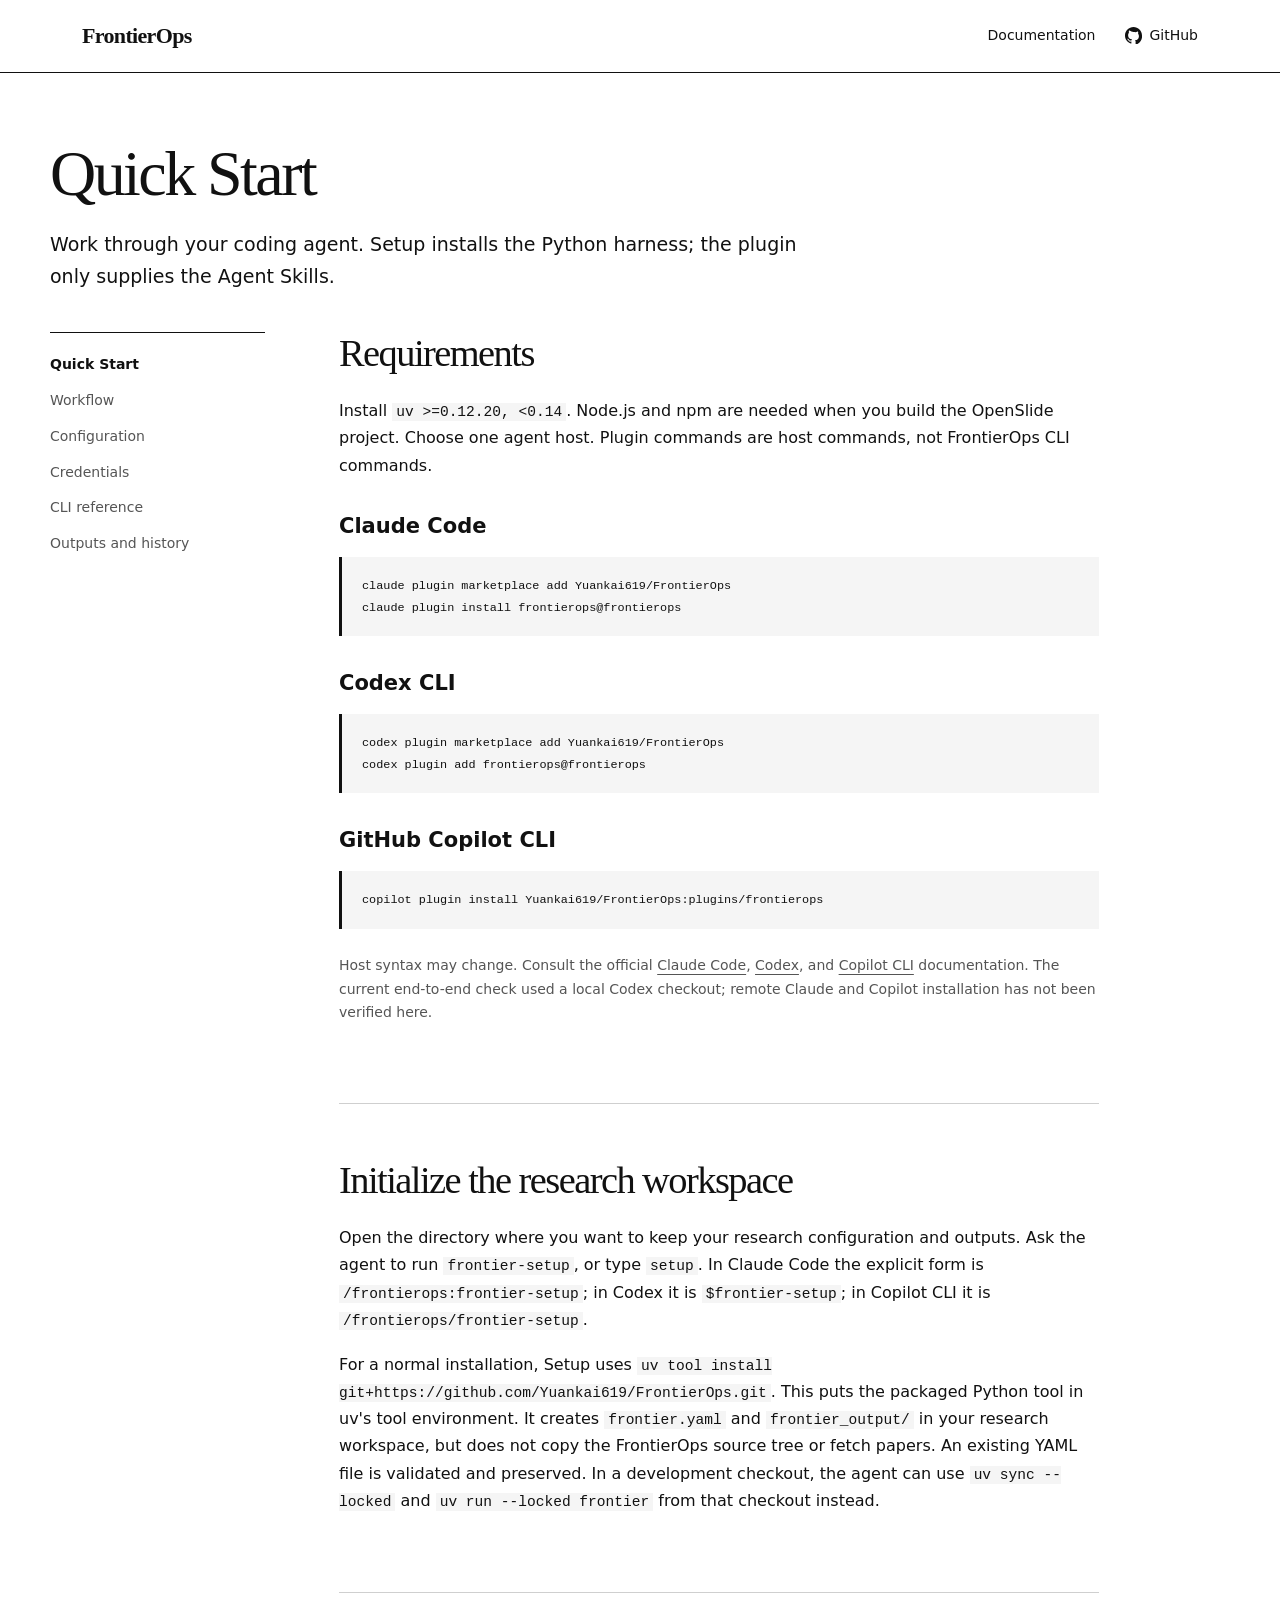
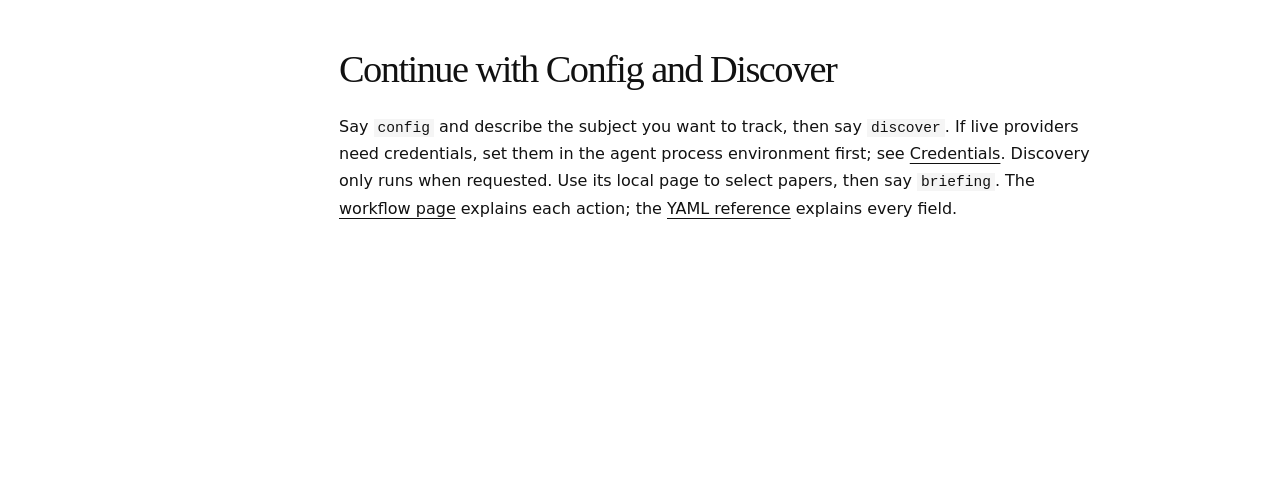
<file: docs/quick-start.html>
<!doctype html><html lang="en"><head><meta charset="utf-8"><meta name="viewport" content="width=device-width,initial-scale=1"><title>Quick Start — FrontierOps</title><link rel="stylesheet" href="site.css"></head><body>
<header class="site-header"><div class="container header-inner"><a class="wordmark" href="index.html">FrontierOps</a><nav><a href="guide.html">Documentation</a><a class="github-link" href="https://github.com/Yuankai619/FrontierOps"><img src="github.svg" alt="">GitHub</a></nav></div></header>
<main class="container doc-page"><h1>Quick Start</h1><p class="lead">Work through your coding agent. Setup installs the Python harness; the plugin only supplies the Agent Skills.</p>
<div class="docs-layout"><nav class="docs-nav" aria-label="Documentation pages"><a href="quick-start.html" aria-current="page">Quick Start</a><a href="steps.html">Workflow</a><a href="configuration.html">Configuration</a><a href="credentials.html">Credentials</a><a href="commands.html">CLI reference</a><a href="outputs.html">Outputs and history</a></nav><article class="docs-main">
<section><h2>Requirements</h2><p>Install <code>uv &gt;=0.12.20, &lt;0.14</code>. Node.js and npm are needed when you build the OpenSlide project. Choose one agent host. Plugin commands are host commands, not FrontierOps CLI commands.</p>
<h3>Claude Code</h3><pre><code>claude plugin marketplace add Yuankai619/FrontierOps
claude plugin install frontierops@frontierops</code></pre>
<h3>Codex CLI</h3><pre><code>codex plugin marketplace add Yuankai619/FrontierOps
codex plugin add frontierops@frontierops</code></pre>
<h3>GitHub Copilot CLI</h3><pre><code>copilot plugin install Yuankai619/FrontierOps:plugins/frontierops</code></pre>
<p class="note">Host syntax may change. Consult the official <a href="https://code.claude.com/docs/en/plugins">Claude Code</a>, <a href="https://developers.openai.com/plugins/build/plugins">Codex</a>, and <a href="https://docs.github.com/en/copilot/reference/copilot-cli-reference/cli-plugin-reference">Copilot CLI</a> documentation. The current end-to-end check used a local Codex checkout; remote Claude and Copilot installation has not been verified here.</p></section>
<section><h2>Initialize the research workspace</h2><p>Open the directory where you want to keep your research configuration and outputs. Ask the agent to run <code>frontier-setup</code>, or type <code>setup</code>. In Claude Code the explicit form is <code>/frontierops:frontier-setup</code>; in Codex it is <code>$frontier-setup</code>; in Copilot CLI it is <code>/frontierops/frontier-setup</code>.</p>
<p>For a normal installation, Setup uses <code>uv tool install git+https://github.com/Yuankai619/FrontierOps.git</code>. This puts the packaged Python tool in uv's tool environment. It creates <code>frontier.yaml</code> and <code>frontier_output/</code> in your research workspace, but does not copy the FrontierOps source tree or fetch papers. An existing YAML file is validated and preserved. In a development checkout, the agent can use <code>uv sync --locked</code> and <code>uv run --locked frontier</code> from that checkout instead.</p></section>
<section><h2>Continue with Config and Discover</h2><p>Say <code>config</code> and describe the subject you want to track, then say <code>discover</code>. If live providers need credentials, set them in the agent process environment first; see <a href="credentials.html">Credentials</a>. Discovery only runs when requested. Use its local page to select papers, then say <code>briefing</code>. The <a href="steps.html">workflow page</a> explains each action; the <a href="configuration.html">YAML reference</a> explains every field.</p></section>
</article></div></main></body></html>
</file>
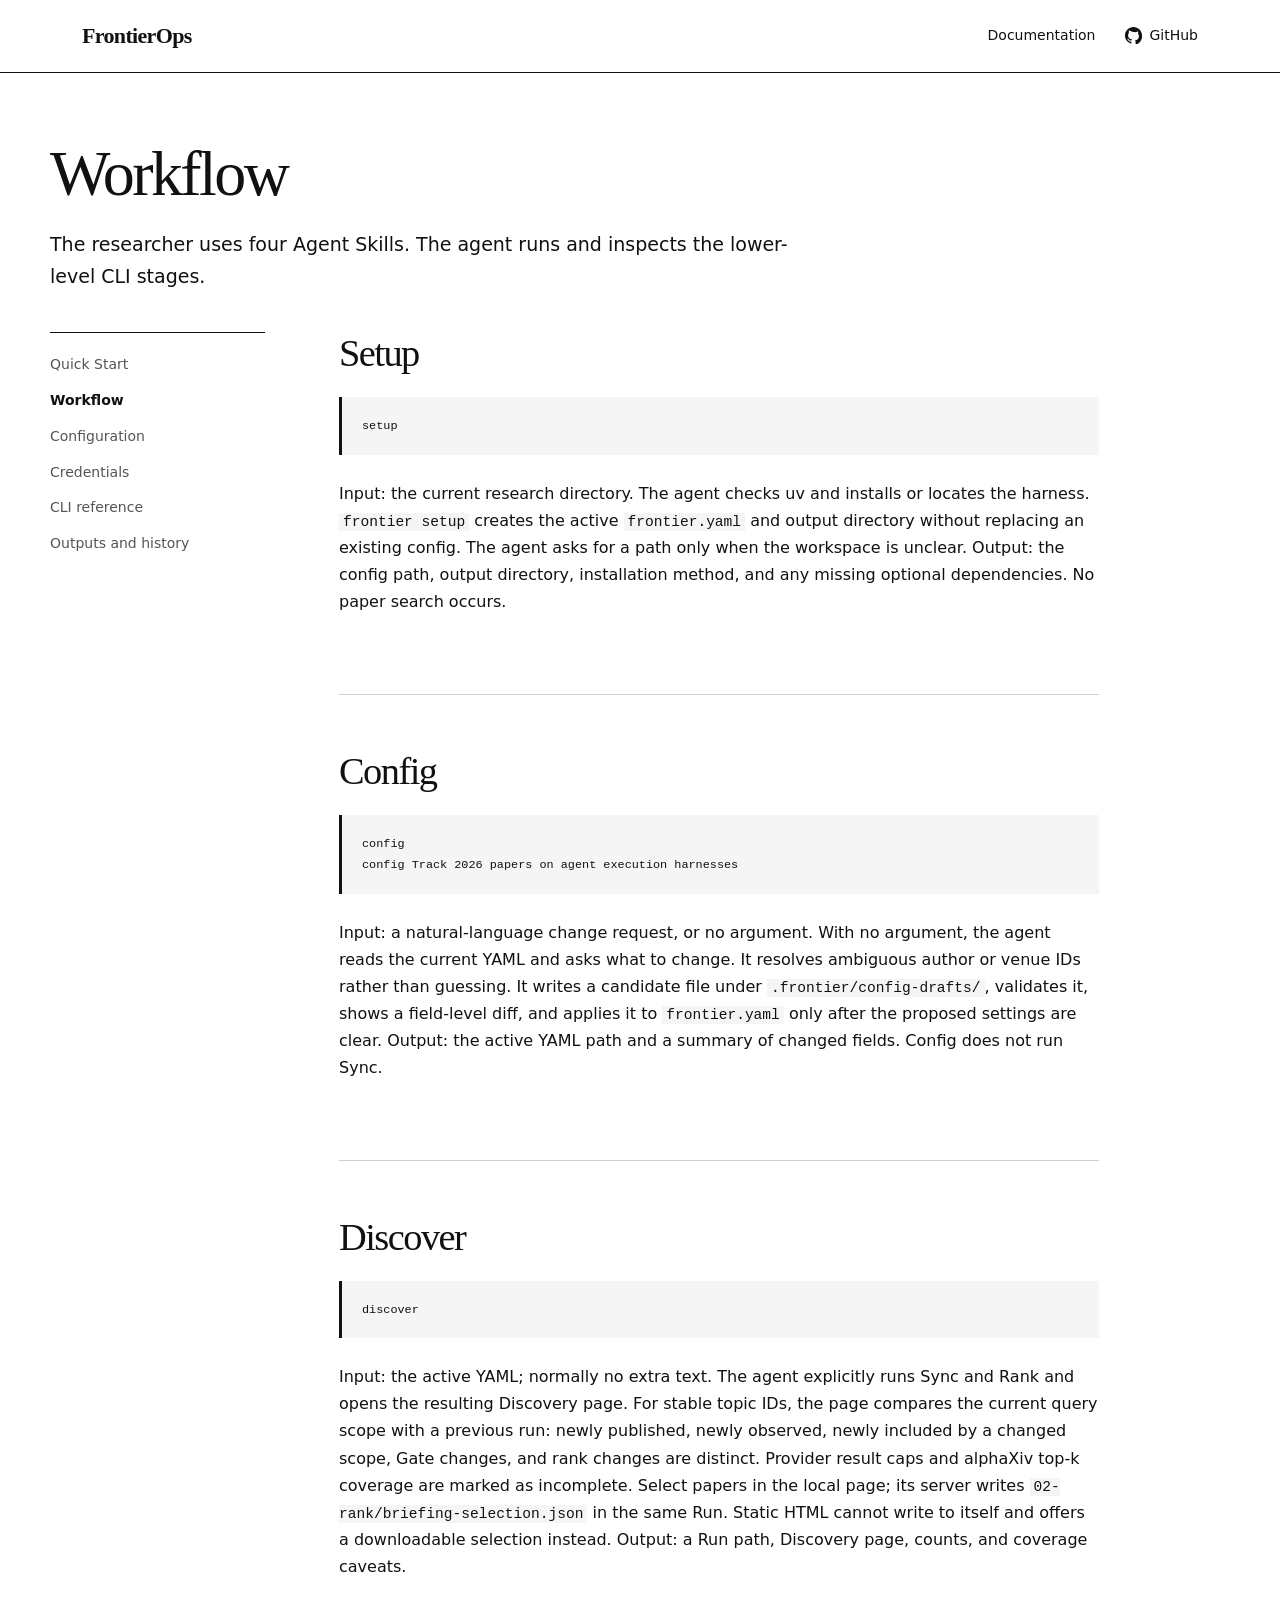
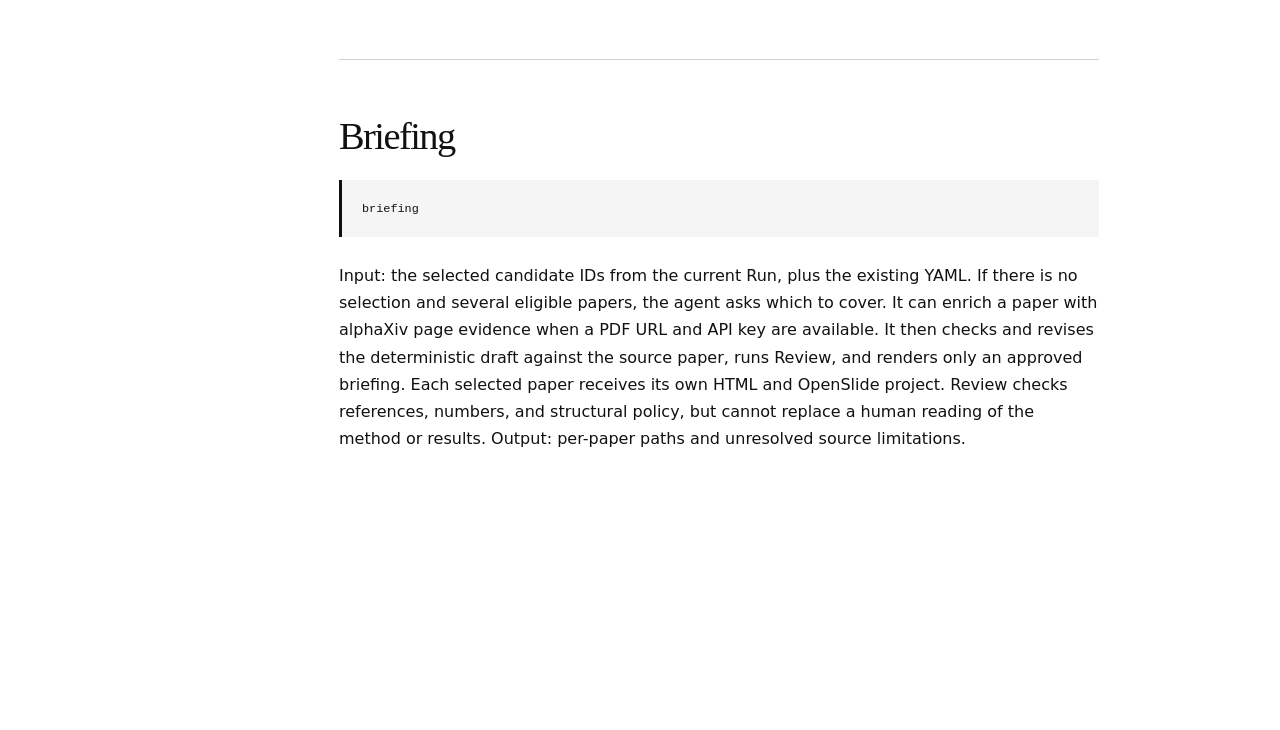
<file: docs/steps.html>
<!doctype html><html lang="en"><head><meta charset="utf-8"><meta name="viewport" content="width=device-width,initial-scale=1"><title>Workflow — FrontierOps</title><link rel="stylesheet" href="site.css"></head><body>
<header class="site-header"><div class="container header-inner"><a class="wordmark" href="index.html">FrontierOps</a><nav><a href="guide.html">Documentation</a><a class="github-link" href="https://github.com/Yuankai619/FrontierOps"><img src="github.svg" alt="">GitHub</a></nav></div></header>
<main class="container doc-page"><h1>Workflow</h1><p class="lead">The researcher uses four Agent Skills. The agent runs and inspects the lower-level CLI stages.</p>
<div class="docs-layout"><nav class="docs-nav" aria-label="Documentation pages"><a href="quick-start.html">Quick Start</a><a href="steps.html" aria-current="page">Workflow</a><a href="configuration.html">Configuration</a><a href="credentials.html">Credentials</a><a href="commands.html">CLI reference</a><a href="outputs.html">Outputs and history</a></nav><article class="docs-main">
<section><h2>Setup</h2><pre><code>setup</code></pre><p>Input: the current research directory. The agent checks uv and installs or locates the harness. <code>frontier setup</code> creates the active <code>frontier.yaml</code> and output directory without replacing an existing config. The agent asks for a path only when the workspace is unclear. Output: the config path, output directory, installation method, and any missing optional dependencies. No paper search occurs.</p></section>
<section><h2>Config</h2><pre><code>config
config Track 2026 papers on agent execution harnesses</code></pre><p>Input: a natural-language change request, or no argument. With no argument, the agent reads the current YAML and asks what to change. It resolves ambiguous author or venue IDs rather than guessing. It writes a candidate file under <code>.frontier/config-drafts/</code>, validates it, shows a field-level diff, and applies it to <code>frontier.yaml</code> only after the proposed settings are clear. Output: the active YAML path and a summary of changed fields. Config does not run Sync.</p></section>
<section><h2>Discover</h2><pre><code>discover</code></pre><p>Input: the active YAML; normally no extra text. The agent explicitly runs Sync and Rank and opens the resulting Discovery page. For stable topic IDs, the page compares the current query scope with a previous run: newly published, newly observed, newly included by a changed scope, Gate changes, and rank changes are distinct. Provider result caps and alphaXiv top-k coverage are marked as incomplete. Select papers in the local page; its server writes <code>02-rank/briefing-selection.json</code> in the same Run. Static HTML cannot write to itself and offers a downloadable selection instead. Output: a Run path, Discovery page, counts, and coverage caveats.</p></section>
<section><h2>Briefing</h2><pre><code>briefing</code></pre><p>Input: the selected candidate IDs from the current Run, plus the existing YAML. If there is no selection and several eligible papers, the agent asks which to cover. It can enrich a paper with alphaXiv page evidence when a PDF URL and API key are available. It then checks and revises the deterministic draft against the source paper, runs Review, and renders only an approved briefing. Each selected paper receives its own HTML and OpenSlide project. Review checks references, numbers, and structural policy, but cannot replace a human reading of the method or results. Output: per-paper paths and unresolved source limitations.</p></section>
</article></div></main></body></html>
</file>
<file: docs/site.css>
:root{color-scheme:light;--ink:#111;--muted:#555;--line:#cfcfcf;--soft:#f5f5f5;--paper:#fff}
*{box-sizing:border-box}
html{scroll-behavior:smooth}
body{margin:0;background:var(--paper);color:var(--ink);font:16px/1.7 system-ui,-apple-system,"Noto Sans TC",sans-serif}
a{color:inherit;text-underline-offset:4px}
a:hover{text-decoration-thickness:2px}
a:focus-visible,button:focus-visible{outline:2px solid var(--ink);outline-offset:4px}
.container{max-width:1180px;margin:auto;padding:0 32px}
.site-header{border-bottom:1px solid var(--ink);background:var(--paper)}
.header-inner{min-height:72px;display:flex;align-items:center;justify-content:space-between;gap:24px}
.wordmark{font:700 22px/1.1 Georgia,"Noto Serif TC",serif;text-decoration:none;letter-spacing:-.03em}
.site-header nav,.footer-inner>div{display:flex;align-items:center;gap:30px;flex-wrap:wrap}
.site-header nav a,.site-footer a{font-size:14px;text-decoration:none}
.site-header nav a:hover,.site-footer a:hover{text-decoration:underline}
.github-link{display:inline-flex;align-items:center;gap:7px}.github-link img{width:17px;height:17px}
.docs-home{padding-top:78px;padding-bottom:100px}.docs-home h1{font-size:68px;margin-bottom:16px}.docs-lead{font-size:20px;max-width:680px}
.doc-links{display:grid;grid-template-columns:1fr 1fr;gap:0 42px;border-top:2px solid #111;margin-top:52px}.doc-links a{display:grid;grid-template-columns:40px 1fr;gap:0 20px;text-decoration:none;border-bottom:1px solid var(--line);padding:24px 0}.doc-links a:hover strong{text-decoration:underline}.doc-links span{font:14px ui-monospace,monospace;color:var(--muted);grid-row:span 2}.doc-links strong{font:500 26px Georgia,serif}.doc-links small{font-size:14px;color:var(--muted)}.docs-aside{margin-top:42px;color:var(--muted)}
.doc-page{padding:65px 0 100px}.doc-page h1{font-size:clamp(42px,5vw,64px);margin-bottom:18px}.doc-page .lead{font-size:19px;max-width:770px}.doc-page .docs-layout{padding-top:22px}.doc-page .docs-main section{padding-top:0}.doc-page .docs-nav a[aria-current=page]{color:#111;font-weight:700}
h1,h2,h3,p{margin-top:0}
h1,h2{font-family:Georgia,"Noto Serif TC",serif;letter-spacing:-.04em;line-height:1.12}
h1{font-size:clamp(46px,7.2vw,100px);font-weight:500;margin-bottom:32px}
h2{font-size:clamp(32px,4.1vw,54px);font-weight:500;margin-bottom:26px}
h3{font-size:22px;line-height:1.25;margin-bottom:8px}
p{margin-bottom:18px}
.hero{padding:110px 0 112px}
.hero h1{max-width:1000px}
.hero-copy{font-size:clamp(19px,2vw,24px);line-height:1.6;max-width:800px}
.actions{display:flex;align-items:center;gap:30px;flex-wrap:wrap;margin-top:38px}
.button-primary{display:inline-flex;align-items:center;justify-content:space-between;gap:42px;padding:14px 19px;background:var(--ink);color:#fff;text-decoration:none;font-weight:650;min-width:180px}
.button-primary:hover{background:#333}
.plain-link{font-weight:600;text-decoration:none;border-bottom:1px solid var(--ink);padding-bottom:3px}
.section{border-top:1px solid var(--ink);padding:88px 0 94px}
.section-tinted{background:var(--soft)}
.split-section{display:grid;grid-template-columns:minmax(280px,.92fr) minmax(0,1fr);gap:80px}
.split-section h2{max-width:500px}
.section-copy{font-size:19px;line-height:1.72;max-width:650px}
.section-copy p:last-child{margin-bottom:0}
.action-list{display:grid;grid-template-columns:repeat(2,minmax(0,1fr));list-style:none;padding:0;margin:42px 0 20px;border-top:1px solid var(--ink)}
.action-list li{display:grid;grid-template-columns:92px minmax(0,1fr);gap:20px;min-height:190px;padding:30px 32px 30px 0;border-bottom:1px solid var(--line)}
.action-list li:nth-child(even){padding-left:32px;padding-right:0;border-left:1px solid var(--line)}
.action-list h3{font:500 clamp(26px,2.5vw,34px)/1.1 Georgia,"Noto Serif TC",serif;letter-spacing:-.03em;margin:4px 0 16px}
.action-list p{max-width:310px;margin:0;color:var(--muted)}
.step-number{font:500 60px/.9 Georgia,"Noto Serif TC",serif;letter-spacing:-.08em;color:var(--muted)}
.section-note{font-size:14px;color:var(--muted);margin-top:26px}
.output-row{border-top:1px solid var(--line);padding:19px 0 22px}
.output-row:last-child{border-bottom:1px solid var(--line)}
.output-row h3{font-size:20px}
.output-row h3 a{text-decoration:none;border-bottom:1px solid var(--ink)}
.output-row h3 a:hover{border-bottom-width:2px}
.output-row p{font-size:17px;color:var(--muted);margin:0}
.closing{border-top:1px solid var(--ink);padding:86px 0 98px;background:var(--ink);color:#fff}
.closing h2{margin-bottom:18px}
.closing p{font-size:19px;max-width:700px;color:#ddd}
.closing .button-primary{background:#fff;color:var(--ink)}
.closing .button-primary:hover{background:#ddd}
.closing .plain-link{border-color:#fff}
.site-footer{border-top:1px solid var(--line);padding:30px 0 44px;font-size:14px}
.footer-inner{display:flex;justify-content:space-between;gap:24px}
.footer-inner>div{gap:24px}
/* Documentation layout */
.docs-intro{padding:62px 0 48px;border-bottom:1px solid var(--ink)}
.docs-intro h1{font-size:clamp(42px,5.2vw,70px);margin-bottom:20px}
.docs-intro p{font-size:19px;max-width:760px;margin:0}
.docs-layout{display:grid;grid-template-columns:215px minmax(0,760px);gap:74px;align-items:start;padding-top:42px;padding-bottom:100px}
.docs-nav{position:sticky;top:30px;border-top:1px solid var(--ink);padding-top:14px}
.docs-nav a{display:block;padding:6px 0;font-size:14px;text-decoration:none;color:var(--muted)}
.docs-nav a:hover{color:var(--ink);text-decoration:underline}
.docs-main section{padding:8px 0 60px;margin-bottom:55px;border-bottom:1px solid var(--line);scroll-margin-top:30px}
.docs-main section:last-child{border-bottom:0;margin-bottom:0}
.docs-main h2{font-size:clamp(29px,3vw,40px);margin-bottom:22px}
.docs-main h3{font-size:21px;margin:34px 0 12px}
.docs-main p,.docs-main li{max-width:760px}
.docs-main ul,.docs-main ol{padding-left:22px;margin:0 0 20px}
.docs-main li{padding-left:4px;margin-bottom:9px}
.docs-main pre{overflow:auto;background:var(--soft);border-left:3px solid var(--ink);padding:18px 20px;margin:18px 0 25px;font:13px/1.65 ui-monospace,SFMono-Regular,Consolas,monospace;white-space:pre}
.docs-main code{font:0.91em ui-monospace,SFMono-Regular,Consolas,monospace}
.docs-main p code,.docs-main li code,.docs-main td code{background:var(--soft);padding:1px 4px}
.docs-main pre code{background:transparent;padding:0}
.docs-main table{border-collapse:collapse;width:100%;font-size:14px;line-height:1.55;margin:20px 0 30px}
.docs-main th,.docs-main td{text-align:left;vertical-align:top;padding:12px 10px;border-bottom:1px solid var(--line)}
.docs-main th{border-top:2px solid var(--ink);font-weight:700}
.docs-main td:first-child{width:38%;overflow-wrap:anywhere}
.docs-main blockquote{margin:18px 0 24px;padding:16px 20px;border-left:3px solid var(--ink);background:var(--soft)}
.docs-main blockquote p:last-child{margin-bottom:0}
.docs-main .note{font-size:14px;color:var(--muted)}
.docs-main .mini-heading{font:700 14px/1.5 system-ui,-apple-system,sans-serif;letter-spacing:0;margin:22px 0 8px}
.docs-main .step-guide{border-top:1px solid var(--line);padding:22px 0 0}
.docs-main .step-guide h3{margin:0 0 7px}
.docs-main .step-guide p{margin-bottom:12px}
.docs-main .section-index{font-size:14px;line-height:2;border-bottom:1px solid var(--line);padding:0 0 24px;margin:0 0 34px}
@media(max-width:820px){.split-section{grid-template-columns:1fr;gap:18px}.docs-layout{grid-template-columns:1fr;gap:28px}.docs-nav{position:static;display:flex;gap:18px;overflow-x:auto;white-space:nowrap}.docs-nav a{flex:none}.action-list li{grid-template-columns:64px minmax(0,1fr);gap:16px}.action-list li:nth-child(even){padding-left:22px}.step-number{font-size:48px}.doc-links{grid-template-columns:1fr}}
@media(max-width:600px){.container{padding:0 20px}.header-inner{align-items:flex-start;flex-direction:column;padding-top:18px;padding-bottom:16px}.site-header nav{gap:12px 20px}.hero{padding:70px 0 78px}.section{padding:65px 0}.action-list{grid-template-columns:1fr}.action-list li{min-height:0;padding:26px 0}.action-list li:nth-child(even){padding:26px 0;border-left:0}.action-list h3{margin-bottom:10px}.closing{padding:65px 0}.footer-inner{flex-direction:column}.docs-intro{padding:46px 0 36px}.docs-layout{padding-bottom:55px}.docs-main section{margin-bottom:38px;padding-bottom:44px}.docs-main table{display:block;overflow-x:auto}}
@media(prefers-reduced-motion:reduce){html{scroll-behavior:auto}}
</file>
